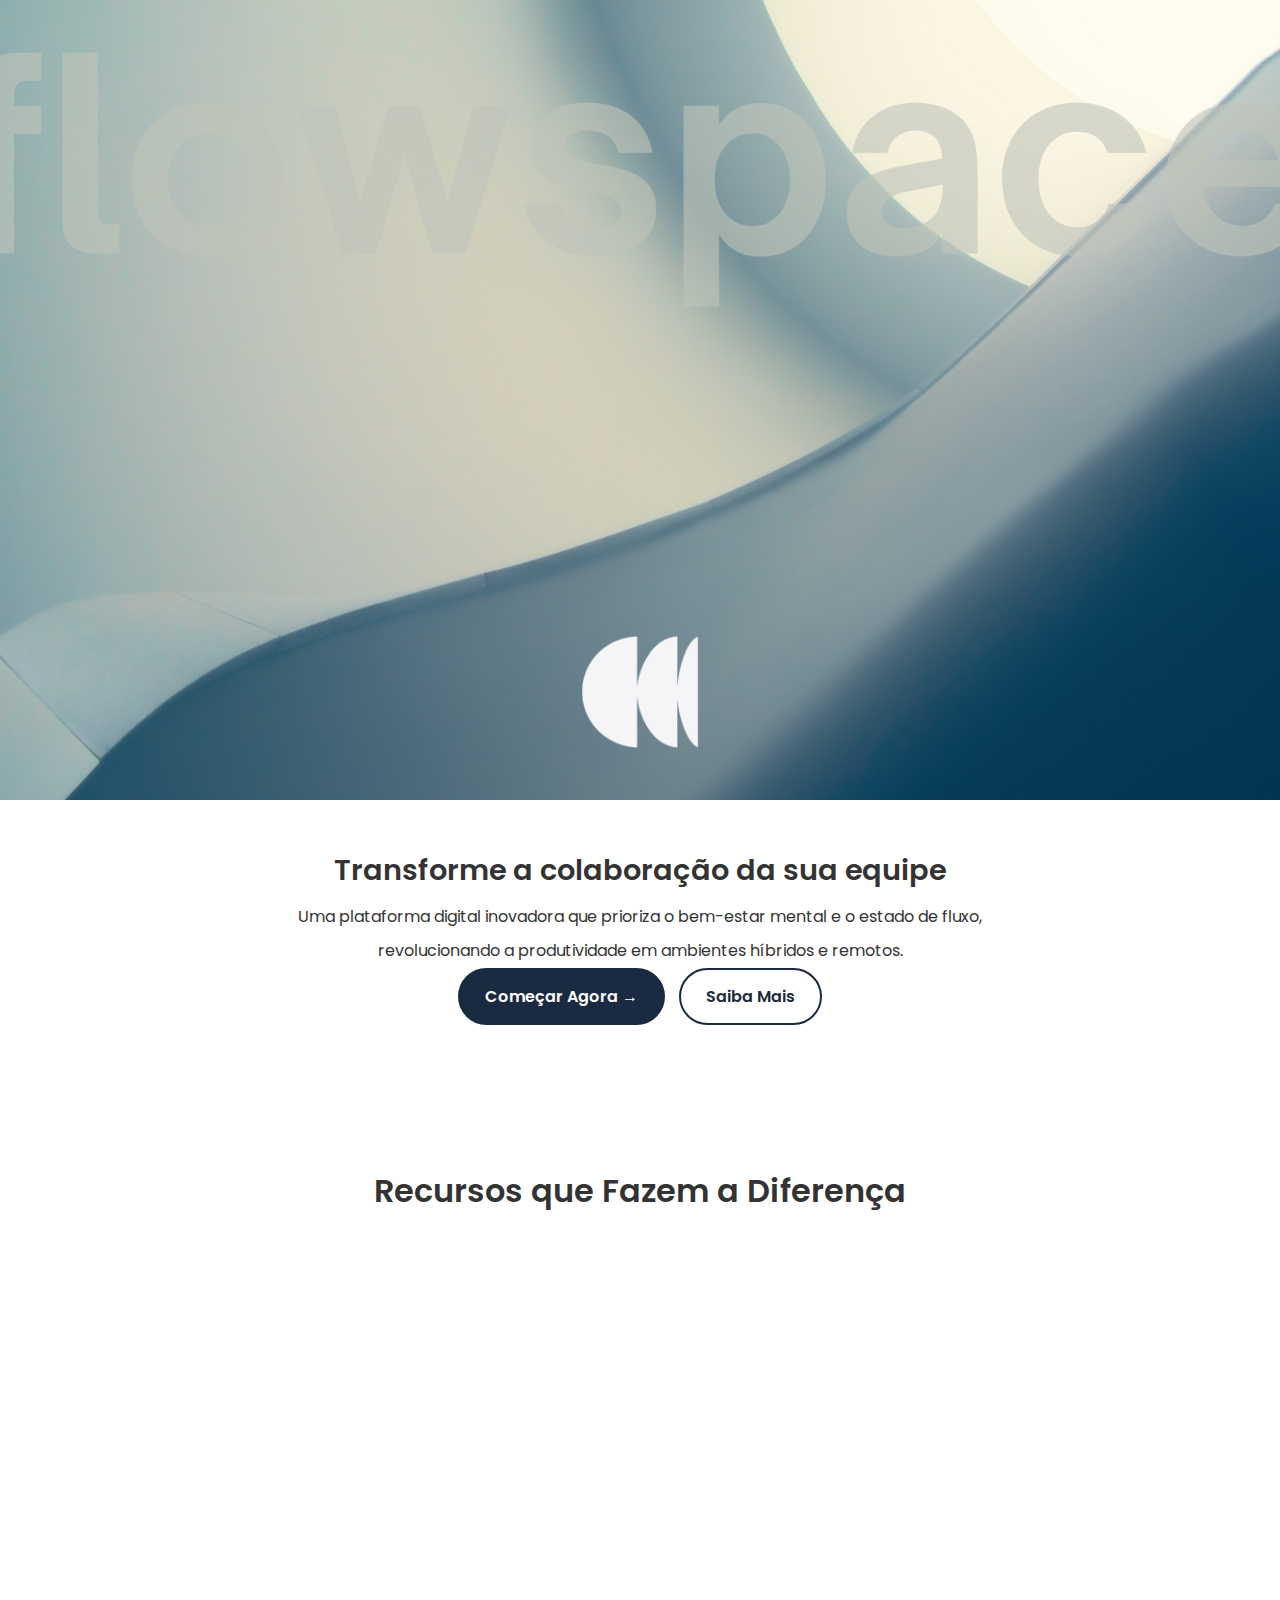
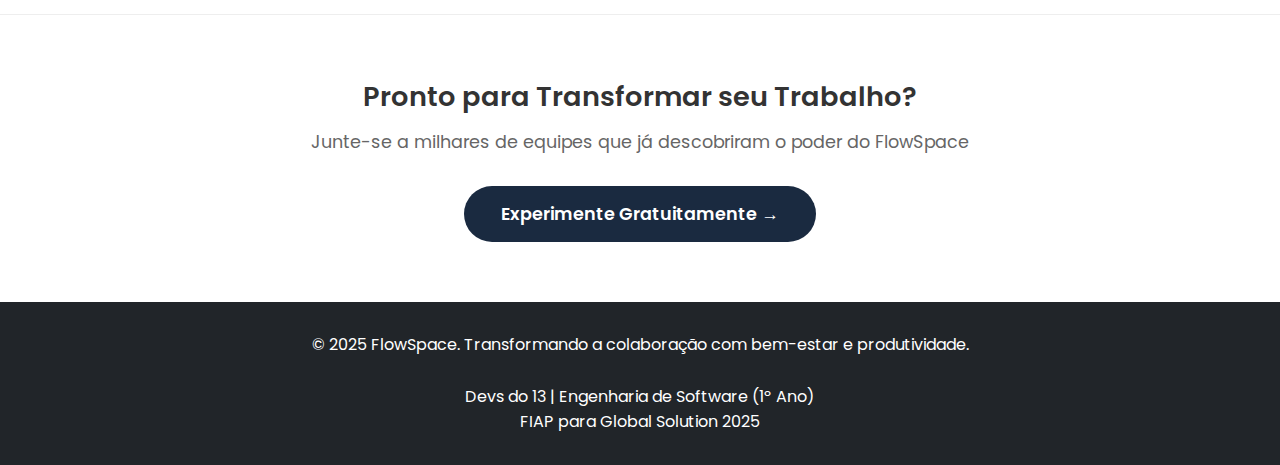
<file: index.html>
<!DOCTYPE html>
<html lang="pt-BR">
<head>
    <meta charset="UTF-8">
    <meta name="viewport" content="width=device-width, initial-scale=1.0">
    <title>FlowSpace - Transforme a Colaboração</title>
    <link rel="stylesheet" href="./main.css">
    <link href="https://fonts.googleapis.com/css2?family=Poppins:wght@400;600;700&display=swap" rel="stylesheet">
    <link rel="stylesheet" href="https://cdnjs.cloudflare.com/ajax/libs/font-awesome/6.5.1/css/all.min.css">
</head>
<body>

    <section class="hero-section">
        <div class="hero-header-content">
            <img src= "./img/logobranco.png" alt="Logo FlowSpace" class="logo">
        </div>
        </section>

    <section class="hero-content-below"> 
        <div class="container hero-content">
            <h2>Transforme a colaboração da sua equipe</h2>
            <p>
                Uma plataforma digital inovadora que prioriza o bem-estar mental e o estado de fluxo, 
                revolucionando a produtividade em ambientes híbridos e remotos.
            </p>
            <div class="hero-actions">
                <a href="./dashboard.html" class="btn btn-primary">Começar Agora →</a>
                <a href="#recursos" class="btn btn-secondary">Saiba Mais</a>
            </div>
        </div>
    </section>

    <section id="recursos" class="features-section">
        <div class="container">
            <h3>Recursos que Fazem a Diferença</h3>
            <div class="features-grid">
                
                <div class="feature-card js-reveal">
                <i class="fa-solid fa-clock feature-icon"></i>
                <h4>Foco Sustentável</h4>
                <p>Timer Pomodoro para ciclos de trabalho profundo, combatendo multitasking e burnout.</p>
            </div>

            <div class="feature-card js-reveal">
                <i class="fa-solid fa-heart feature-icon"></i>
                <h4>Bem-Estar Proativo</h4>
                <p>Registro de humor e canais de meditação para promover autocuidado.</p>
            </div>

            <div class="feature-card js-reveal">
                <i class="fa-solid fa-users-viewfinder feature-icon"></i>
                <h4>Colaboração Humanizada</h4>
                <p>Canais especializados para conexão social e pausas ativas em grupo.</p>
            </div>

            <div class="feature-card js-reveal">
                <i class="fa-solid fa-lightbulb feature-icon"></i>
                <h4>Estado de Fluxo</h4>
                <p>Ambiente otimizado para alcançar o máximo de produtividade e criatividade.</p>
            </div>

            </div>
        </div>
    </section>

    <section class="cta-section">
        <div class="container">
            <h3>Pronto para Transformar seu Trabalho?</h3>
            <p>Junte-se a milhares de equipes que já descobriram o poder do FlowSpace</p>
            <a href="./dashboard.html" class="btn btn-cta">Experimente Gratuitamente →</a>
        </div>
    </section>

    <footer>
    <div class="container">
        <p>© 2025 FlowSpace. Transformando a colaboração com bem-estar e produtividade.</p>

        <p class="project-info">
            <br>
            Devs do 13 | Engenharia de Software (1º Ano)
            <br>
            FIAP para Global Solution 2025
        </p>
    </div>
    </footer>

    <script src="./main.js"></script>
</body>
</html>
</file>
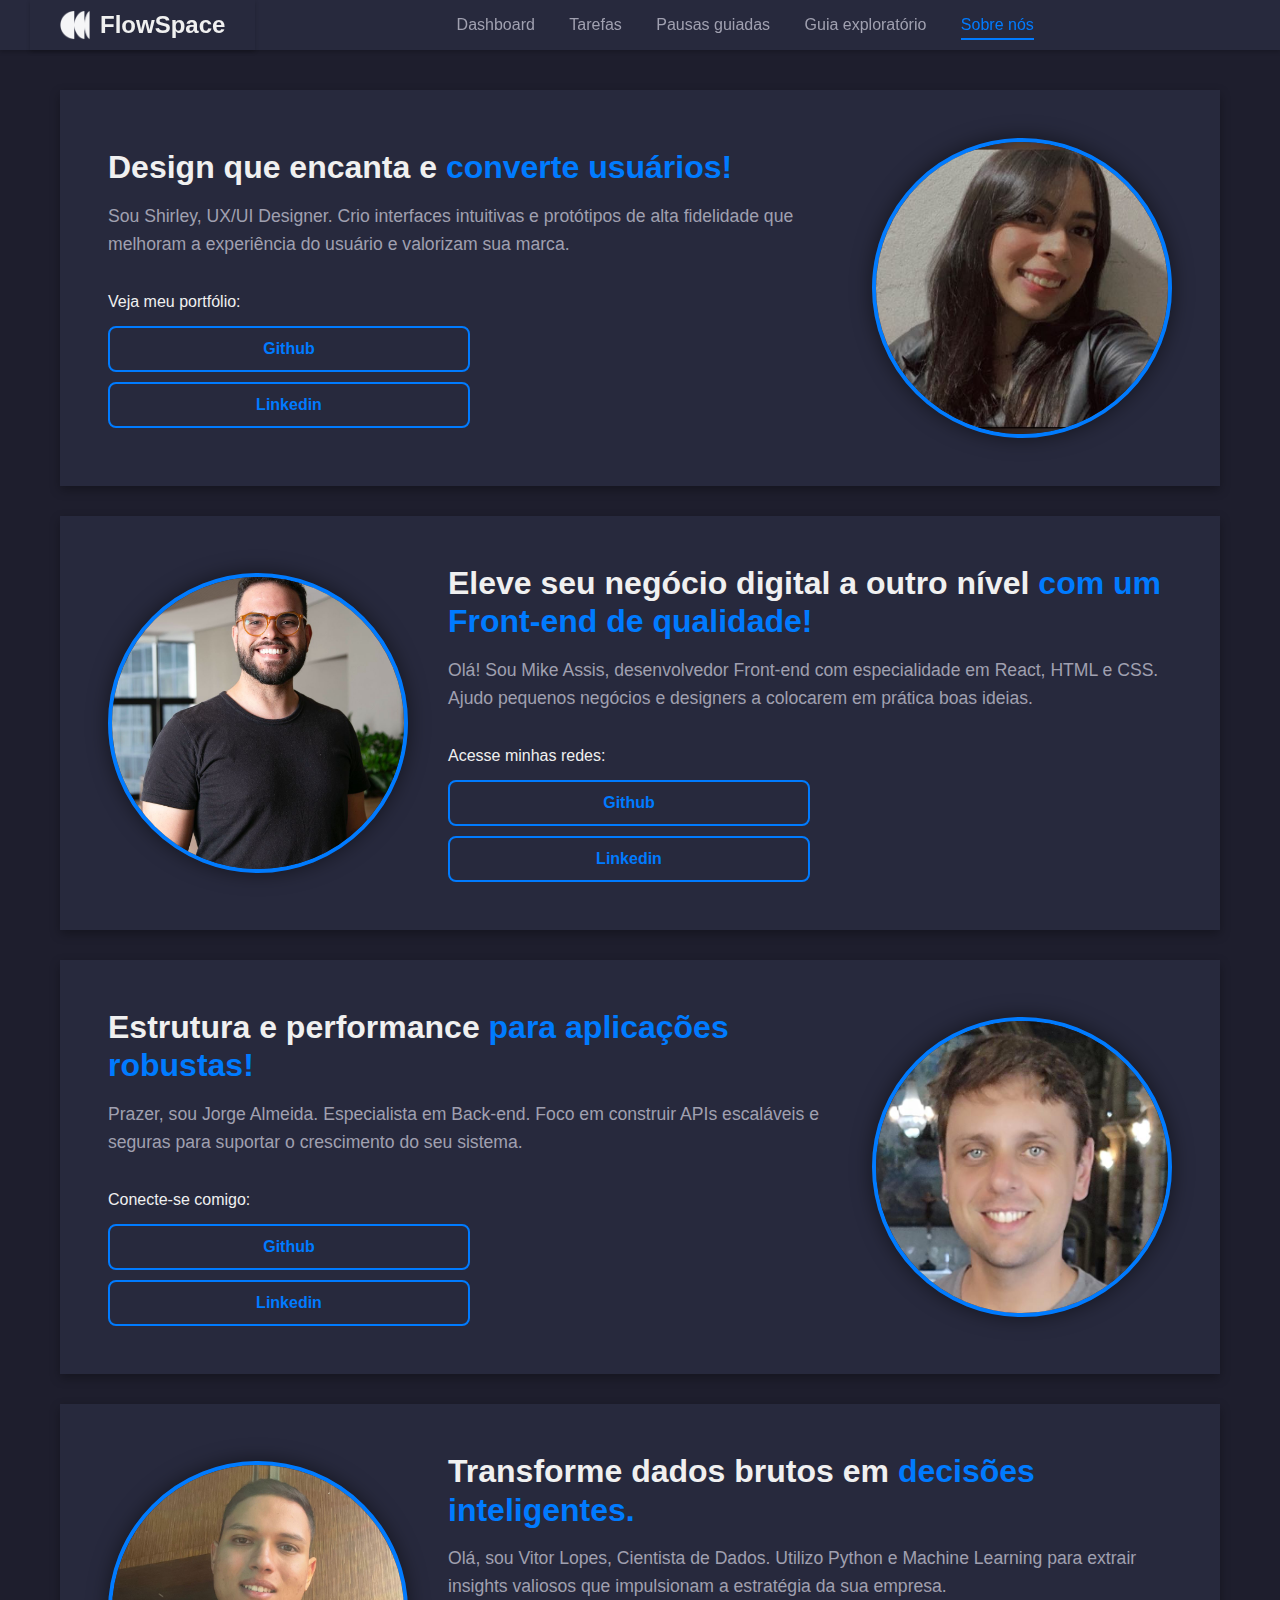
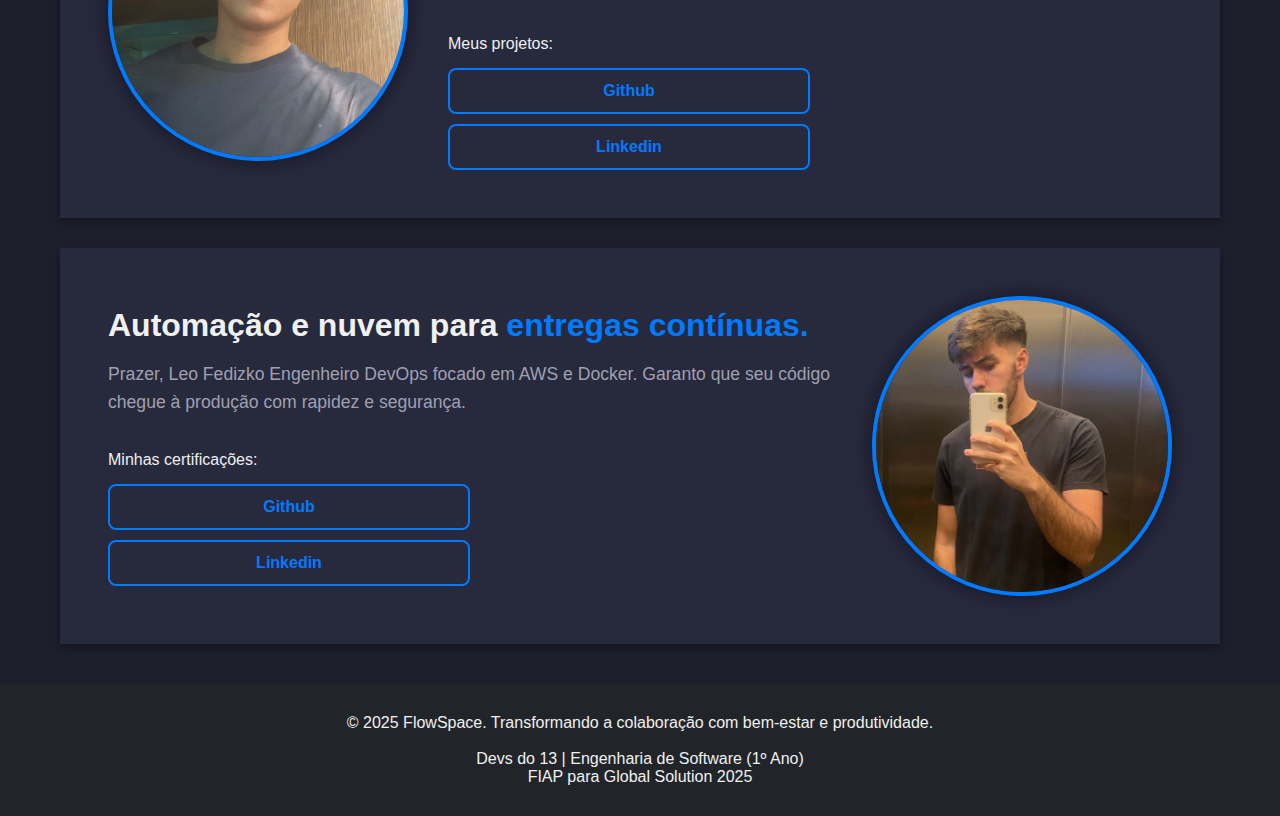
<file: aboutUs.html>
<!DOCTYPE html>
<html lang="pt-br">

<head>
    <meta charset="UTF-8">
    <meta name="viewport" content="width=device-width, initial-scale=1.0">
    <title>FlowSpace - Sobre nós</title>
    <link rel="stylesheet" href="./aboutUs.css">
</head>

<body>
    <header class="dashboard-header">
        <div class="dashboard-header">
            <a href="./main.html" class="header-logo">
                <i class="fa-solid fa-feather fallback-icon" style="display:none; margin-right: 10px; font-size: 1.5rem;"></i>
                <img src="./img/logobranco.png" alt="Logo FlowSpace" class="logo">
                <span class="app-name">FlowSpace</span>
            </a>
        </div>
        <nav class="header-nav">
            <a href="./dashboard.html">Dashboard</a>
            <a href="./tasks.html">Tarefas</a>
            <a href="./selfConnection.html">Pausas guiadas</a>
            <a href="./placesToGo.html">Guia exploratório</a>
            <a href="#" class="active">Sobre nós</a>
        </nav>
        <div class="user-profile">
            <i class="fas fa-user-circle fa-lg" style="margin-right: 15px;"></i>
            <i class="fas fa-ellipsis-v"></i>
        </div>
    </header>

    <main>
        <section class="apresentacao">
            <div class="apresentacao__conteudo">
                <h1 class="apresentacao__conteudo__titulo">Design que encanta e <strong class="titulo-destaque">converte
                        usuários!</strong></h1>
                <p class="apresentacao__conteudo__texto">Sou Shirley, UX/UI Designer. Crio interfaces intuitivas e
                    protótipos de alta fidelidade que melhoram a experiência do usuário e valorizam sua marca.</p>
                <div class="apresentacao__links">
                    <h2 class="apresentacao__links__subtitulo">Veja meu portfólio:</h2>
                    <a class="apresentacao__links__navegacao" href="#">Github</a>
                    <a class="apresentacao__links__navegacao" href="#">Linkedin</a>
                </div>
            </div>
            <img class="apresentacao__imagem" src="./img/sobre_shirley.jpg" alt="Foto da Shirley ">
        </section>

        <section class="apresentacao">
            <div class="apresentacao__conteudo">
                <h1 class="apresentacao__conteudo__titulo">Eleve seu negócio digital a outro nível <strong
                        class="titulo-destaque">com um Front-end de qualidade!</strong></h1>
                <p class="apresentacao__conteudo__texto">Olá! Sou Mike Assis, desenvolvedor Front-end com especialidade
                    em React, HTML e CSS. Ajudo pequenos negócios e designers a colocarem em prática boas ideias.</p>
                <div class="apresentacao__links">
                    <h2 class="apresentacao__links__subtitulo">Acesse minhas redes:</h2>
                    <a class="apresentacao__links__navegacao" href="#">Github</a>
                    <a class="apresentacao__links__navegacao" href="#">Linkedin</a>
                </div>
            </div>
            <img class="apresentacao__imagem" src="./img/sobre_mike.jpg" alt="Foto do Mike Assis">
        </section>

        <section class="apresentacao">
            <div class="apresentacao__conteudo">
                <h1 class="apresentacao__conteudo__titulo">Estrutura e performance <strong class="titulo-destaque">para
                        aplicações robustas!</strong></h1>
                <p class="apresentacao__conteudo__texto">Prazer, sou Jorge Almeida. Especialista em Back-end.
                    Foco em construir APIs escaláveis e seguras para suportar o crescimento do seu sistema.</p>
                <div class="apresentacao__links">
                    <h2 class="apresentacao__links__subtitulo">Conecte-se comigo:</h2>
                    <a class="apresentacao__links__navegacao" href="#">Github</a>
                    <a class="apresentacao__links__navegacao" href="#">Linkedin</a>
                </div>
            </div>
            <img class="apresentacao__imagem" src="./img/sobre_jorge.jpg" alt="Foto do Jorge Almeida">
        </section>

        <section class="apresentacao">
            <div class="apresentacao__conteudo">
                <h1 class="apresentacao__conteudo__titulo">Transforme dados brutos em <strong
                        class="titulo-destaque">decisões inteligentes.</strong></h1>
                <p class="apresentacao__conteudo__texto">Olá, sou Vitor Lopes, Cientista de Dados. Utilizo Python e
                    Machine Learning para extrair insights valiosos que impulsionam a estratégia da sua empresa.</p>
                <div class="apresentacao__links">
                    <h2 class="apresentacao__links__subtitulo">Meus projetos:</h2>
                    <a class="apresentacao__links__navegacao" href="#">Github</a>
                    <a class="apresentacao__links__navegacao" href="#">Linkedin</a>
                </div>
            </div>
            <img class="apresentacao__imagem" src="./img/sobre_vitor.jpg" alt="Foto do Vitor Lopes">
        </section>

        <section class="apresentacao">
            <div class="apresentacao__conteudo">
                <h1 class="apresentacao__conteudo__titulo">Automação e nuvem para <strong
                        class="titulo-destaque">entregas contínuas.</strong></h1>
                <p class="apresentacao__conteudo__texto">Prazer, Leo Fedizko Engenheiro DevOps focado em AWS e Docker.
                    Garanto que seu código chegue à produção com rapidez e segurança.</p>
                <div class="apresentacao__links">
                    <h2 class="apresentacao__links__subtitulo">Minhas certificações:</h2>
                    <a class="apresentacao__links__navegacao" href="#">Github</a>
                    <a class="apresentacao__links__navegacao" href="#">Linkedin</a>
                </div>
            </div>
            <img class="apresentacao__imagem" src="./img/sobre_leo.jpg" alt="Foto do Leo Fedizko">
        </section>
    </main>

    <footer>
    <div class="container">
        <p>© 2025 FlowSpace. Transformando a colaboração com bem-estar e produtividade.</p>

        <p class="project-info">
            <br>
            Devs do 13 | Engenharia de Software (1º Ano)
            <br>
            FIAP para Global Solution 2025
        </p>
    </div>
    </footer>
</body>

</html>
</file>
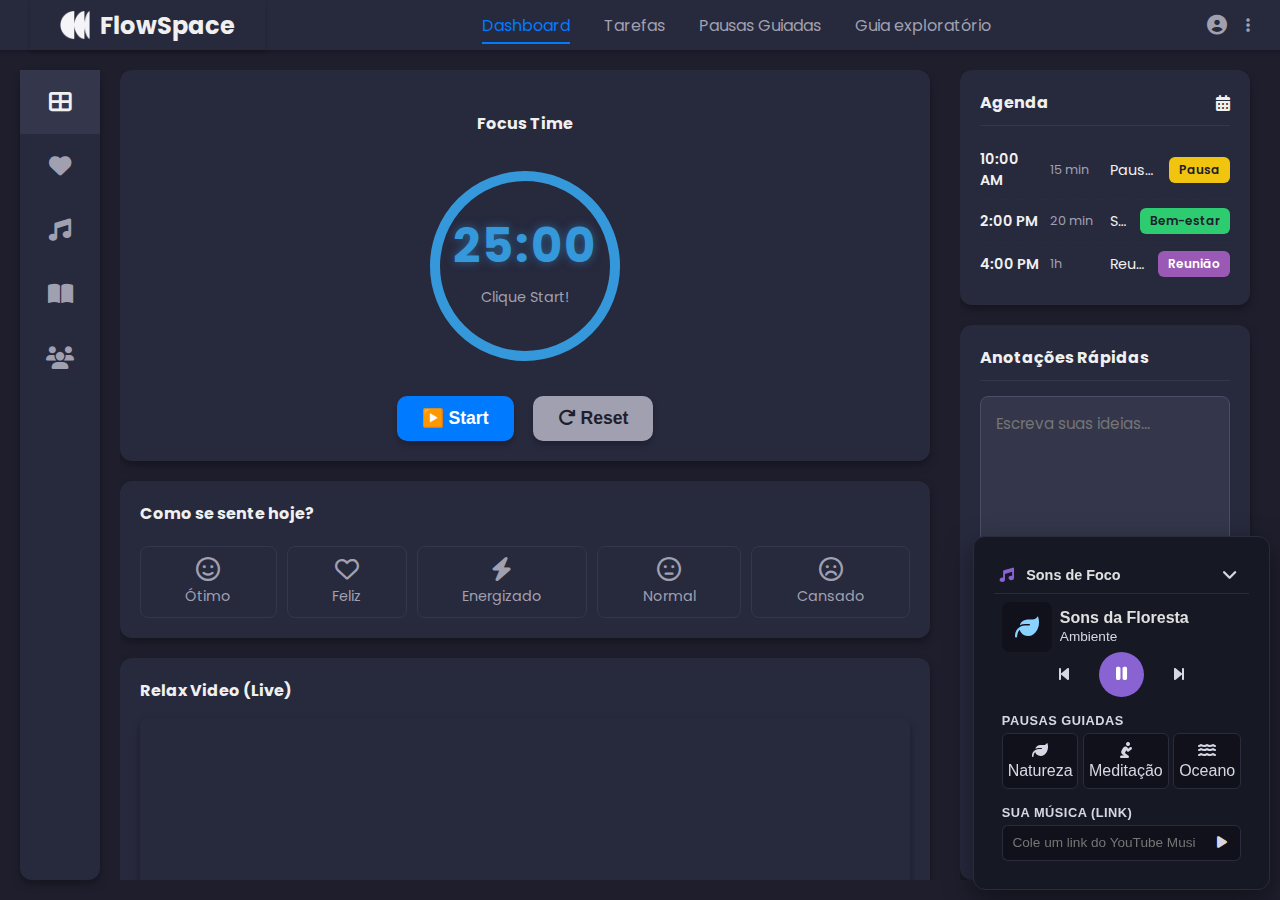
<file: dashboard.html>
<!DOCTYPE html>
<html lang="pt-BR">

<head>
    <meta charset="UTF-8">
    <meta name="viewport" content="width=device-width, initial-scale=1.0">
    <title>FlowSpace - Dashboard</title>

    <!-- Referência ao arquivo CSS externo -->
    <link rel="stylesheet" href="./dashboard.css">
    <link rel="stylesheet" href="./floatingPlayer.css">

    <!-- Fontes e Ícones -->
    <link href="https://fonts.googleapis.com/css2?family=Poppins:wght@400;600;700&display=swap" rel="stylesheet">
    <link rel="stylesheet" href="https://cdnjs.cloudflare.com/ajax/libs/font-awesome/6.5.1/css/all.min.css">

    <!-- Referencia ao arquivo JS externo-->
    <script type="module" src="./dashboard.js"></script>
    <script type="module" src="./floatingPlayer.js"></script>    
</head>

<body class="dark-mode">

    <header class="dashboard-header">
        <div class="dashboard-header">
            <a href="./main.html" class="header-logo">
                <img src="./img/logobranco.png" alt="Logo FlowSpace" class="logo">
                <span class="app-name">FlowSpace</span>
            </a>
        </div>
        <nav class="header-nav">
            <a href="#" class="active">Dashboard</a>
            <a href="./tasks.html">Tarefas</a>
            <a href="./selfConnection.html">Pausas Guiadas</a>
            <a href="./placesToGo.html">Guia exploratório</a>
        </nav>
        <div class="user-profile">
            <i class="fas fa-user-circle fa-lg" style="margin-right: 15px;"></i>
            <i class="fas fa-ellipsis-v"></i>
        </div>
    </header>

    <!-- O elemento principal que define as 3 colunas -->
    <main class="dashboard-layout">

        <!-- COLUNA 1: MENU LATERAL ESQUERDO -->
        <aside class="sidebar-left">
            <div class="sidebar-menu">
                <a href="#" class="active"><i class="fas fa-th-large"></i></a>
                <a href="#"><i class="fas fa-heart"></i></a>
                <a href="#"><i class="fas fa-music"></i></a>
                <a href="#"><i class="fas fa-book-open"></i></a>
                <a href="#"><i class="fas fa-users"></i></a>
            </div>
        </aside>

        <!-- COLUNA 2: CONTEÚDO PRINCIPAL (COM SCROLL VERTICAL) -->
        <section class="main-content">

            <!-- CARD 1: FOCUS TIMER (MODIFICADO COM SVG PARA PROGRESSO) -->
            <div class="focus-timer-card" data-mode="focus">
                <h4 id="timer-title">Focus Time</h4>
                <div class="timer-circle-container">
                    <!-- SVG para desenhar o círculo de progresso -->
                    <svg class="timer-progress-svg" width="200" height="200" viewBox="0 0 200 200">
                        <!-- Trilha do círculo (fundo) -->
                        <circle class="timer-track" cx="100" cy="100" r="90"></circle>
                        <!-- Progresso do círculo (preenchimento) -->
                        <circle class="timer-progress" cx="100" cy="100" r="90"></circle>
                    </svg>
                    <div class="timer-text-overlay">
                        <div class="timer-display" id="timer-display">25:00</div>
                        <p class="timer-message" id="timer-message">Clique Start!</p>
                    </div>
                </div>
                <div class="timer-controls">
                    <button class="btn-timer btn-start" id="btn-start"><i class="fas fa-play"></i> Start</button>
                    <button class="btn-timer btn-reset" id="btn-reset"><i class="fas fa-redo"></i> Reset</button>
                </div>
            </div>

            <!-- CARD 2: MOOD TRACKER (ADICIONADO ÁREA DE MENSAGEM) -->
            <div class="mood-tracker-card">
                <h4>Como se sente hoje?</h4>
                <div class="mood-options" id="mood-options">
                    <!-- Adicionado data-mood para o JS identificar -->

                    <span class="mood-option" data-mood="otimo"><i class="far fa-smile"></i> Ótimo</span>
                    <span class="mood-option" data-mood="feliz"><i class="far fa-heart"></i> Feliz</span>
                    <span class="mood-option" data-mood="energizado"><i class="fas fa-bolt"></i> Energizado</span>
                    <span class="mood-option" data-mood="normal"><i class="far fa-meh"></i> Normal</span>
                    <span class="mood-option" data-mood="cansado"><i class="far fa-frown"></i> Cansado</span>
                </div>
                <!-- Área de feedback de áudio/texto -->
                <audio id="tts-audio" style="display: none;"></audio>
            </div>

            <!-- CARD 3: SUA MÚSICA (MODIFICADO PARA YOUTUBE IFRAME) -->
            <div class="music-card">
                <h4>Relax Video (Live)</h4>
                <div class="youtube-player-container">
                    <iframe id="youtube-player" src="https://www.youtube.com/embed/skhroxL9ju8"
                        title="YouTube video player" frameborder="0"
                        allow="accelerometer; autoplay; clipboard-write; encrypted-media; gyroscope; picture-in-picture; web-share"
                        allowfullscreen>
                    </iframe>
                </div>
                <div class="music-info">
                    <p class="track-name">Lo-Fi Study Beats Playlist</p>
                    <p class="track-artist">Live Stream</p>
                </div>

        </section>

        <!-- COLUNA 3: SIDEBAR DIREITA -->
        <aside class="sidebar-right">
            <!-- CARD 1: AGENDA -->
            <div class="agenda-card">
                <h4>Agenda <i class="fas fa-calendar-alt"></i></h4>
                <div class="event-item">
                    <span class="time">10:00 AM</span>
                    <span class="duration">15 min</span>
                    <span class="title">Pausa Ativa em Grupo</span>
                    <span class="tag tag-pause">Pausa</span>
                </div>
                <div class="event-item">
                    <span class="time">2:00 PM</span>
                    <span class="duration">20 min</span>
                    <span class="title">Sessão de Meditação</span>
                    <span class="tag tag-wellness">Bem-estar</span>
                </div>
                <div class="event-item">
                    <span class="time">4:00 PM</span>
                    <span class="duration">1h</span>
                    <span class="title">Reunião de Planejamento</span>
                    <span class="tag tag-reuniao">Reunião</span>
                </div>
            </div>

            <!-- CARD 2: ANOTAÇÕES RÁPIDAS -->
            <div class="notes-card">
                <h4>Anotações Rápidas</h4>
                <textarea placeholder="Escreva suas ideias..."></textarea>
            </div>


            <!-- Bloco referente ao Floating Player-->
            <div id="music-widget">
                <header class="widget-header">
                    <h4><i class="fa-solid fa-music"></i> Sons de Foco</h4>
                    <button id="minimize-widget-btn" title="Minimizar">
                        <i class="fa-solid fa-angle-down"></i>
                    </button>
                </header>

                <!-- CORPO PRINCIPAL DO WIDGET -->
                <div class="widget-body">

                    <!-- Seção do Player Principal (O que está tocando) -->
                    <section class="current-track-display">
                        <div class="track-thumbnail">
                            <i class="fa-solid fa-leaf"></i>
                        </div>
                        <div class="track-info">
                            <p id="track-title">Sons da Floresta</p>
                            <span id="track-artist">Ambiente</span>
                        </div>
                    </section>

                    <!-- Controles de Mídia -->
                    <section class="media-controls">
                        <button title="Anterior"><i class="fa-solid fa-backward-step"></i></button>
                        <button id="play-pause-btn" title="Pausar" class="play-btn">
                            <i class="fa-solid fa-pause"></i>
                        </button>
                        <button title="Próximo"><i class="fa-solid fa-forward-step"></i></button>
                    </section>

                    <!-- Lista de Sons Padrão -->
                    <section class="preset-sounds">
                        <h5>Pausas Guiadas</h5>
                        <ul>
                            <!-- O JS vai "ouvir" cliques nestes botões -->
                            <li>
                                <button class="preset-btn" data-track-title="Sons da Floresta">
                                    <i class="fa-solid fa-leaf"></i> Natureza
                                </button>
                            </li>
                            <li>
                                <button class="preset-btn" data-track-title="Meditação Guiada">
                                    <i class="fa-solid fa-person-praying"></i> Meditação
                                </button>
                            </li>
                            <li>
                                <button class="preset-btn" data-track-title="Ondas do Oceano">
                                    <i class="fa-solid fa-water"></i> Oceano
                                </button>
                            </li>
                        </ul>
                    </section>

                    <!-- Adicionar Música Customizada -->
                    <section class="custom-music">
                        <h5>Sua Música (Link)</h5>
                        <form id="custom-music-form">
                            <input type="text" id="youtube-link-input" placeholder="Cole um link do YouTube Music...">
                            <button type="submit" title="Tocar link">
                                <i class="fa-solid fa-play"></i>
                            </button>
                        </form>
                    </section>

                </div> <!-- Fim do widget-body -->

            </div> <!-- Fim do #music-widget -->

        </aside>
    </main>

</body>

</html>
</file>
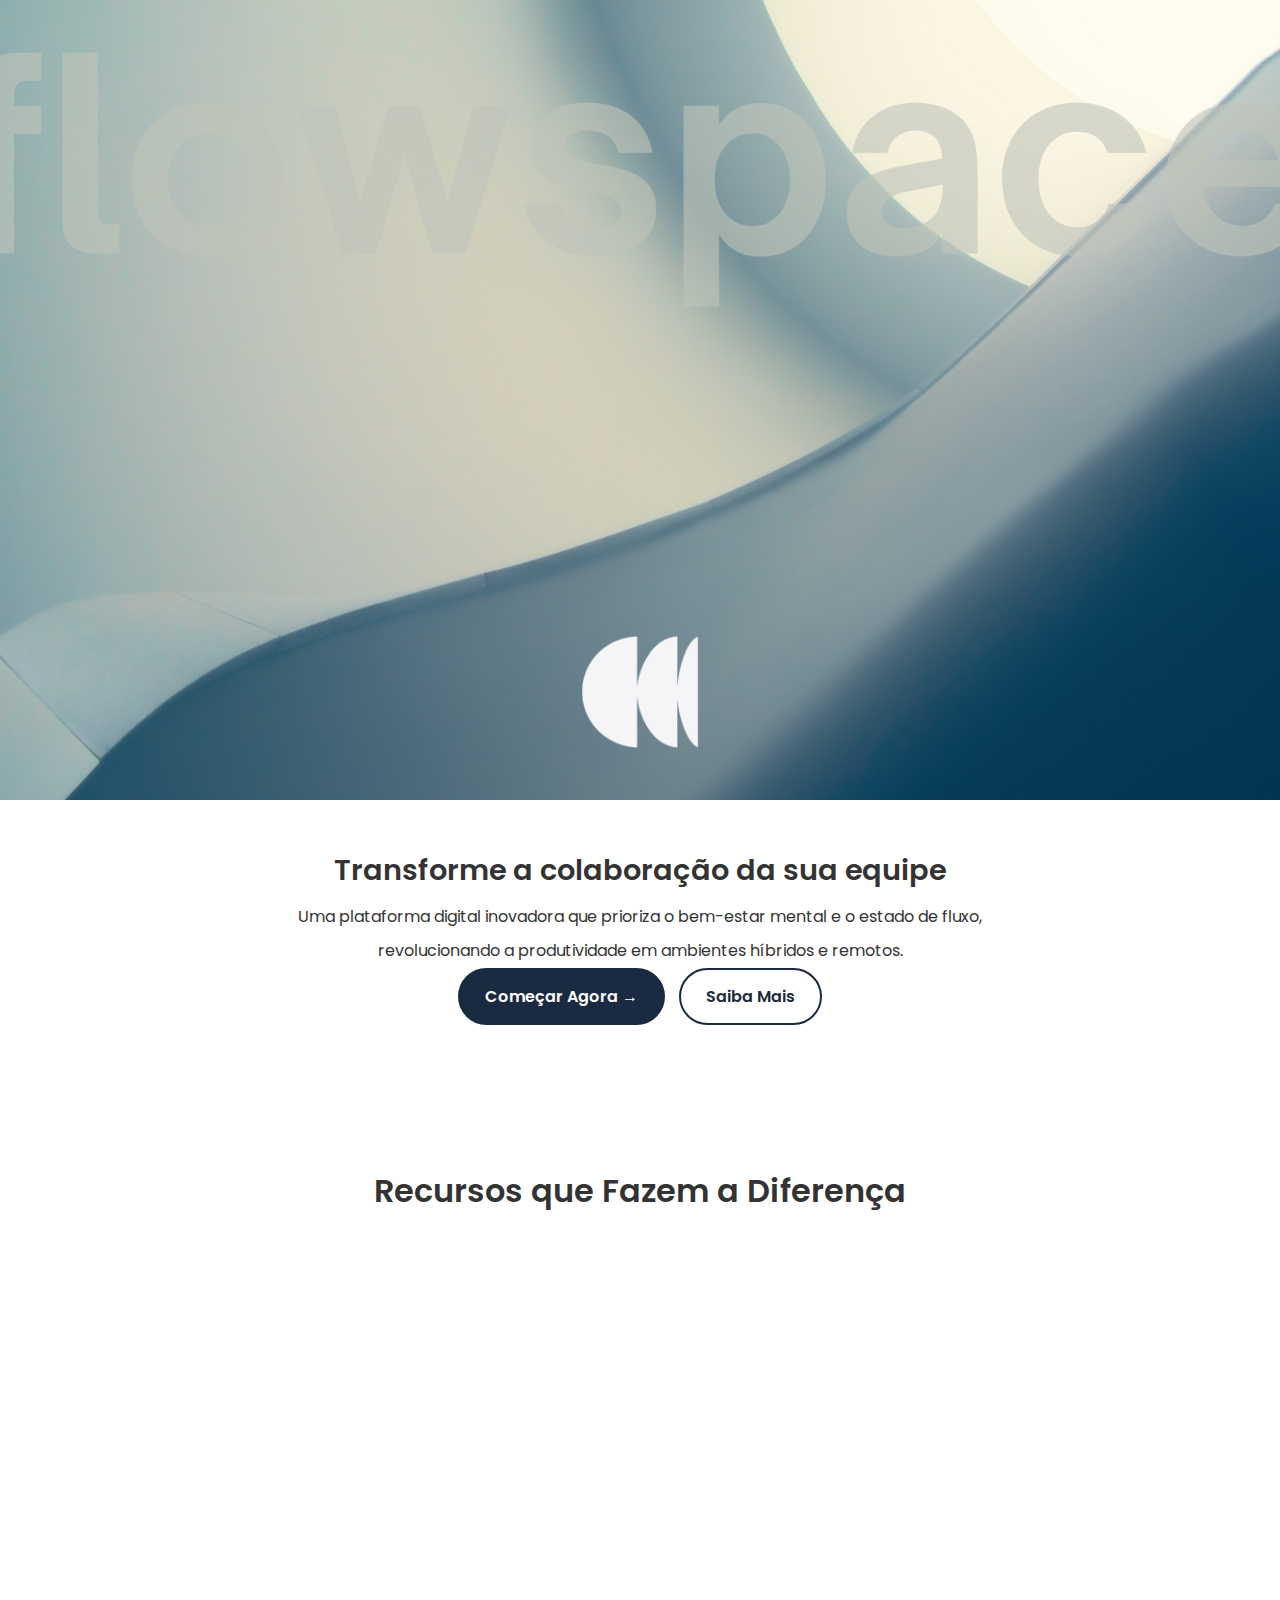
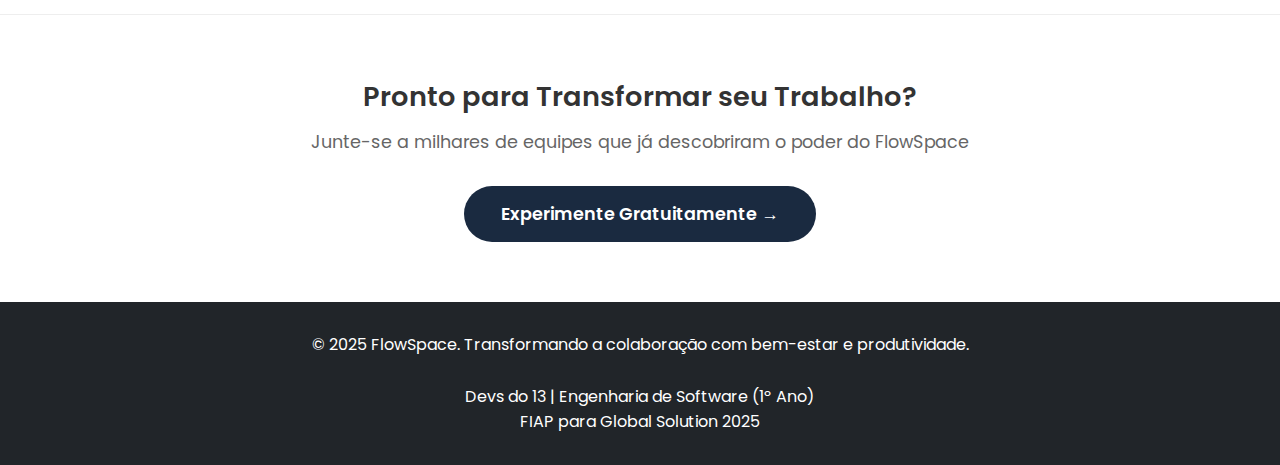
<file: main.html>
<!DOCTYPE html>
<html lang="pt-BR">

<head>
    <meta charset="UTF-8">
    <meta name="viewport" content="width=device-width, initial-scale=1.0">
    <title>FlowSpace - Transforme a Colaboração</title>
    <link rel="stylesheet" href="./main.css">
    <link href="https://fonts.googleapis.com/css2?family=Poppins:wght@400;600;700&display=swap" rel="stylesheet">
    <link rel="stylesheet" href="https://cdnjs.cloudflare.com/ajax/libs/font-awesome/6.5.1/css/all.min.css">
</head>

<body>

    <section class="hero-section">
        <div class="hero-header-content">
            <img src="./img/logobranco.png" alt="Logo FlowSpace" class="logo">
        </div>
    </section>

    <section class="hero-content-below">
        <div class="container hero-content">
            <h2>Transforme a colaboração da sua equipe</h2>
            <p>
                Uma plataforma digital inovadora que prioriza o bem-estar mental e o estado de fluxo,
                revolucionando a produtividade em ambientes híbridos e remotos.
            </p>
            <div class="hero-actions">
                <a href="./dashboard.html" class="btn btn-primary">Começar Agora →</a>
                <a href="#recursos" class="btn btn-secondary">Saiba Mais</a>
            </div>
        </div>
    </section>

    <section id="recursos" class="features-section">
        <div class="container">
            <h3>Recursos que Fazem a Diferença</h3>
            <div class="features-grid">

                <div class="feature-card js-reveal">
                    <i class="fa-solid fa-clock feature-icon"></i>
                    <h4>Foco Sustentável</h4>
                    <p>Timer Pomodoro para ciclos de trabalho profundo, combatendo multitasking e burnout.</p>
                </div>

                <div class="feature-card js-reveal">
                    <i class="fa-solid fa-heart feature-icon"></i>
                    <h4>Bem-Estar Proativo</h4>
                    <p>Registro de humor e canais de meditação para promover autocuidado.</p>
                </div>

                <div class="feature-card js-reveal">
                    <i class="fa-solid fa-users-viewfinder feature-icon"></i>
                    <h4>Colaboração Humanizada</h4>
                    <p>Canais especializados para conexão social e pausas ativas em grupo.</p>
                </div>

                <div class="feature-card js-reveal">
                    <i class="fa-solid fa-lightbulb feature-icon"></i>
                    <h4>Estado de Fluxo</h4>
                    <p>Ambiente otimizado para alcançar o máximo de produtividade e criatividade.</p>
                </div>

            </div>
        </div>
    </section>

    <section class="cta-section">
        <div class="container">
            <h3>Pronto para Transformar seu Trabalho?</h3>
            <p>Junte-se a milhares de equipes que já descobriram o poder do FlowSpace</p>
            <a href="./dashboard.html" class="btn btn-cta">Experimente Gratuitamente →</a>
        </div>
    </section>

    <footer>
        <div class="container">
            <p>© 2025 FlowSpace. Transformando a colaboração com bem-estar e produtividade.</p>

            <p class="project-info">
                <br>
                Devs do 13 | Engenharia de Software (1º Ano)
                <br>
                FIAP para Global Solution 2025
            </p>
        </div>
    </footer>

    <script src="./main.js"></script>
</body>

</html>
</file>
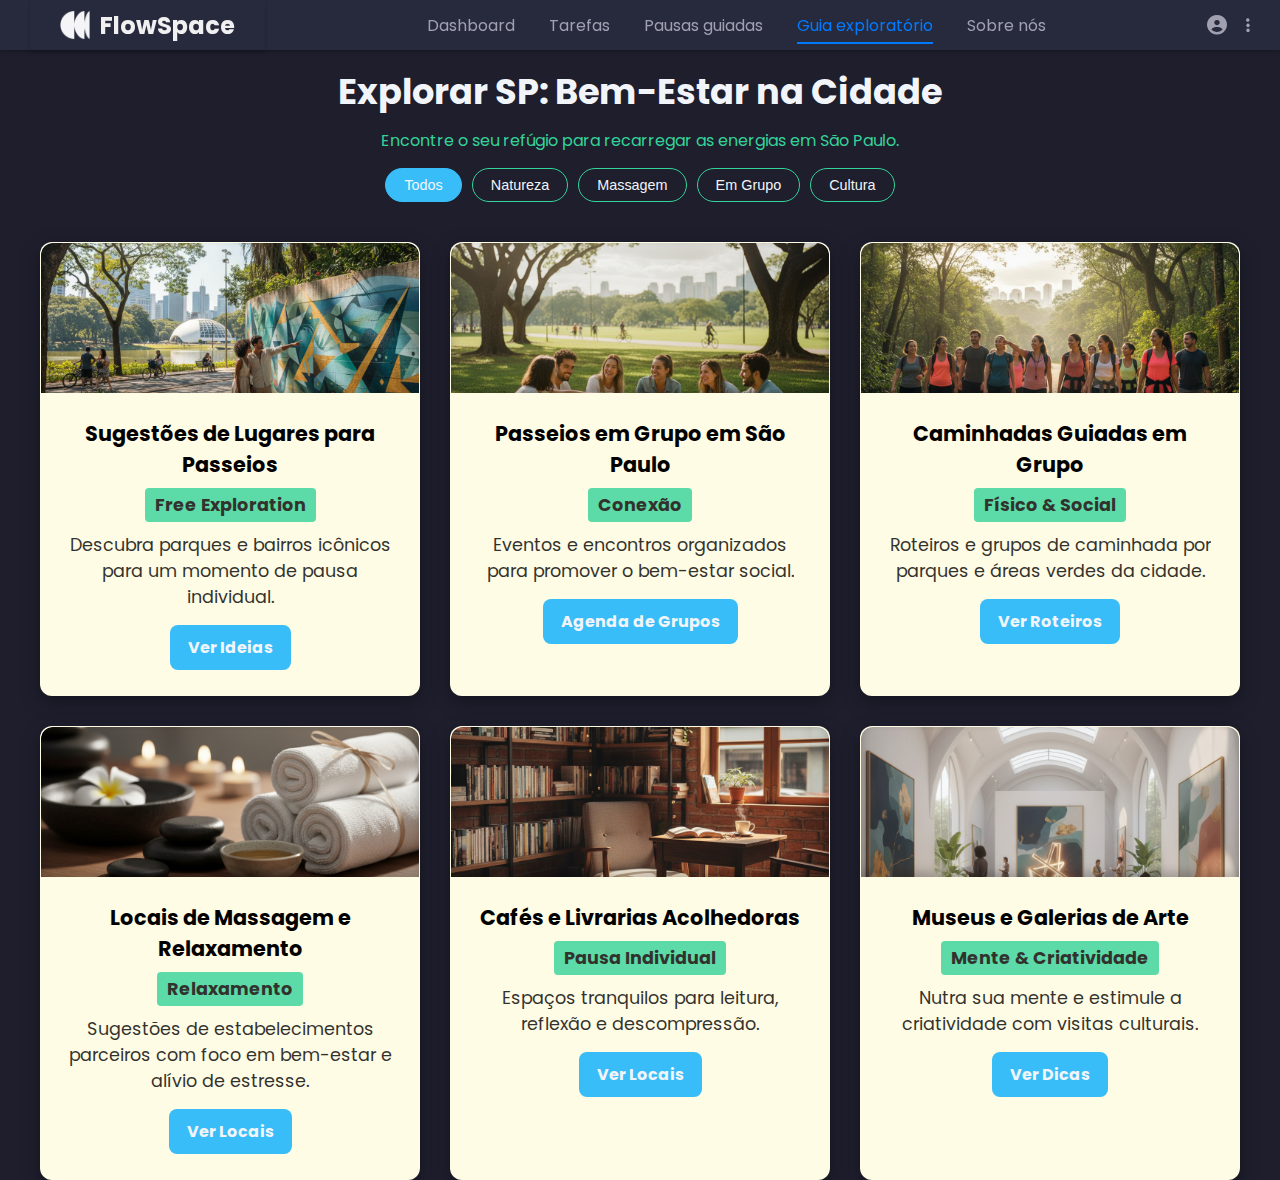
<file: placesToGo.html>
<!DOCTYPE html>
<html lang="pt-BR">

<head>
    <meta charset="UTF-8">
    <meta name="viewport" content="width=device-width, initial-scale=1.0">
    <title>FlowSpace - Guia exploratório</title>
    <!-- Fontes e Ícones -->
    <link href="https://fonts.googleapis.com/css2?family=Poppins:wght@400;600;700&display=swap" rel="stylesheet">
    <link rel="stylesheet" href="https://cdnjs.cloudflare.com/ajax/libs/font-awesome/6.5.1/css/all.min.css">

    <link rel="stylesheet" href="./placesToGo.css">
    <script src="./placesToGo.js"></script>
</head>

<body>

    <header class="dashboard-header">
        <div class="dashboard-header">
            <a href="./main.html" class="header-logo">
                <i class="fa-solid fa-feather fallback-icon" style="display:none; margin-right: 10px; font-size: 1.5rem;"></i>
                <img src="./img/logobranco.png" alt="Logo FlowSpace" class="logo">
                <span class="app-name">FlowSpace</span>
            </a>
        </div>
        <nav class="header-nav">
            <a href="./dashboard.html">Dashboard</a>
            <a href="./tasks.html">Tarefas</a>
            <a href="./selfConnection.html">Pausas guiadas</a>
            <a href="#" class="active">Guia exploratório</a>
            <a href="./aboutUs.html">Sobre nós</a>
        </nav>
        <div class="user-profile">
            <i class="fas fa-user-circle fa-lg" style="margin-right: 15px;"></i>
            <i class="fas fa-ellipsis-v"></i>
        </div>
    </header>

    <div class="main-text">
        <h2>Explorar SP: Bem-Estar na Cidade</h2>
        <p>Encontre o seu refúgio para recarregar as energias em São Paulo.</p>
    </div>

    <div class="filter-bar">
        <button class="filter-btn active" data-filter="all">Todos</button>
        <button class="filter-btn" data-filter="natureza">Natureza</button>
        <button class="filter-btn" data-filter="massagem">Massagem</button>
        <button class="filter-btn" data-filter="grupo">Em Grupo</button>
        <button class="filter-btn" data-filter="cultura">Cultura</button>
    </div>

    <main class="resource-grid">

        <div class="card" data-tags="natureza cultura" data-target="details-passeios">
            <div class="card-image-placeholder img-passeio"></div>
            <div class="card-body">
                <h3>Sugestões de Lugares para Passeios</h3>
                <p class="tag-label">Free Exploration</p>
                <p>Descubra parques e bairros icônicos para um momento de pausa individual.</p>
                <a href="#" class="btn-access">Ver Ideias</a>
            </div>
        </div>

        <div class="card" data-tags="grupo social" data-target="details-grupos">
            <div class="card-image-placeholder img-grupo"></div>
            <div class="card-body">
                <h3>Passeios em Grupo em São Paulo</h3>
                <p class="tag-label">Conexão</p>
                <p>Eventos e encontros organizados para promover o bem-estar social.</p>
                <a href="#" class="btn-access">Agenda de Grupos</a>
            </div>
        </div>

        <div class="card" data-tags="grupo natureza fisico" data-target="details-caminhadas">
            <div class="card-image-placeholder img-caminhada"></div>
            <div class="card-body">
                <h3>Caminhadas Guiadas em Grupo</h3>
                <p class="tag-label">Físico & Social</p>
                <p>Roteiros e grupos de caminhada por parques e áreas verdes da cidade.</p>
                <a href="#" class="btn-access">Ver Roteiros</a>
            </div>
        </div>

        <div class="card" data-tags="massagem fisico" data-target="details-massagem">
            <div class="card-image-placeholder img-massagem"></div>
            <div class="card-body">
                <h3>Locais de Massagem e Relaxamento</h3>
                <p class="tag-label">Relaxamento</p>
                <p>Sugestões de estabelecimentos parceiros com foco em bem-estar e alívio de estresse.</p>
                <a href="#" class="btn-access">Ver Locais</a>
            </div>
        </div>

        <div class="card" data-tags="cultura individual" data-target="details-livrarias">
            <div class="card-image-placeholder img-livraria"></div>
            <div class="card-body">
                <h3>Cafés e Livrarias Acolhedoras</h3>
                <p class="tag-label">Pausa Individual</p>
                <p>Espaços tranquilos para leitura, reflexão e descompressão.</p>
                <a href="#" class="btn-access">Ver Locais</a>
            </div>
        </div>

        <div class="card" data-tags="cultura individual" data-target="details-museus">
            <div class="card-image-placeholder img-museu"></div>
            <div class="card-body">
                <h3>Museus e Galerias de Arte</h3>
                <p class="tag-label">Mente & Criatividade</p>
                <p>Nutra sua mente e estimule a criatividade com visitas culturais.</p>
                <a href="#" class="btn-access">Ver Dicas</a>
            </div>
        </div>

    </main>

    <section id="detail-view" class="hidden content-details">
        <a href="#" id="back-to-grid" class="back-link"><i class="fas fa-arrow-left"></i> Voltar ao Hub</a>

        <div id="detail-content" class="resource-list">
        </div>
    </section>

    <div id="hidden-content" style="display: none;">

        <div id="details-passeios">
            <div class="carousel-wrapper">

                <div class="carousel-page">
                    <header class="detail-header">
                        <h3>1/2 | Roteiros de Passeios em SP</h3>
                        <p>Deslize para ver as opções! Encontre o seu refúgio para uma pausa individual.</p>
                    </header>
                    <hr>
                    <div class="detail-item">
                        <h3>Como funciona?</h3>
                        <p>Nossas sugestões visam nutrir sua mente. Escolha um lugar, planeje sua visita e aproveite o
                            tempo a sós.</p>
                        <p class="details-tags">Foco: Introspecção e Descanso</p>
                    </div>
                </div>

                <div class="carousel-page">
                    <header class="detail-header">
                        <h3>2/2 | Opções de Roteiro</h3>
                        <p>Escolha o destino que melhor se adapta à sua energia atual.</p>
                    </header>
                    <hr>
                    <div class="detail-item">
                        <h3>Parque Ibirapuera: Trilha de Meditação</h3>
                        <p>O Parque oferece diversas trilhas e áreas verdes ideais para uma caminhada consciente ou
                            meditação ao ar livre.</p>
                        <p class="details-tags">Região Sul |</p>
                        <a href="#" class="btn-detail">Ver Detalhes</a>
                    </div>
                    <hr>
                    <div class="detail-item">
                        <h3>Avenida Paulista: Pausa Cultural</h3>
                        <p>Visite a área do MASP e exercite o mindfulness urbano.</p>
                        <p class="details-tags">Região Central |</p>
                        <a href="#" class="btn-detail">Ver Locais</a>
                    </div>
                </div>

            </div>
        </div>

        <div id="details-grupos">
            <div class="carousel-wrapper">
                <div class="carousel-page">
                    <header class="detail-header">
                        <h3>1/1 | Encontros de Conexão</h3>
                        <p>Eventos sociais e atividades em grupo para fortalecer a conexão.</p>
                    </header>
                    <hr>
                    <div class="detail-item">
                        <h3>Encontro no Mirante 9 de Julho</h3>
                        <p>Café e bate-papo informal sobre gestão de estresse no trabalho.</p>
                        <p class="details-tags">Bela Vista | Próximo: 05/Dez</p>
                        <a href="#" class="btn-detail">Agenda</a>
                    </div>
                    <hr>
                    <div class="detail-item">
                        <h3>Rodada de Leitura no Parque Villa-Lobos</h3>
                        <p>Traga seu livro e participe de uma breve discussão sobre bem-estar.</p>
                        <p class="details-tags">Região Oeste | Próximo: 15/Dez</p>
                        <a href="#" class="btn-detail">Detalhes do Evento</a>
                    </div>
                </div>
            </div>
        </div>

        <div id="details-caminhadas">
            <div class="carousel-wrapper">
                <div class="carousel-page">
                    <header class="detail-header">
                        <h3>1/1 | Roteiros de Caminhada</h3>
                        <p>Percursos em parques com foco em atividade física e natureza.</p>
                    </header>
                    <hr>
                    <div class="detail-item">
                        <h3>Circuito da Água (Caminhada Leve)</h3>
                        <p>Caminhada de baixo impacto em torno de lagos, ideal para iniciantes no Parque Ecológico do
                            Tietê.</p>
                        <p class="details-tags">Parque Ecológico do Tietê | 45 min</p>
                        <a href="#" class="btn-detail">Inscrição</a>
                    </div>
                </div>
            </div>
        </div>

        <div id="details-massagem">
            <div class="carousel-wrapper">
                <div class="carousel-page">
                    <header class="detail-header">
                        <h3>1/1 | Spas e Clínicas Parceiras</h3>
                        <p>Locais de alta qualidade com descontos exclusivos FlowSpace.</p>
                    </header>
                    <hr>
                    <div class="detail-item">
                        <h3>Kyoto Spa e Massoterapia</h3>
                        <p>Especializada em Shiatsu e massagem relaxante na região de Pinheiros.</p>
                        <p class="details-tags">Pinheiros | Código: FLOW20</p>
                        <a href="#" class="btn-detail">Ver Locais</a>
                    </div>
                    <hr>
                    <div class="detail-item">
                        <h3>Lótus Terapias Integrativas</h3>
                        <p>Atendimento focado em liberação miofascial e terapias para postura em Vila Olímpia.</p>
                        <p class="details-tags">Vila Olímpia | Código: FLOW20</p>
                        <a href="#" class="btn-detail">Ver Locais</a>
                    </div>
                </div>
            </div>
        </div>

        <div id="details-livrarias">
            <div class="carousel-wrapper">
                <div class="carousel-page">
                    <header class="detail-header">
                        <h3>1/1 | Refúgios Acolhedores</h3>
                        <p>Espaços tranquilos para momentos de introspecção.</p>
                    </header>
                    <hr>
                    <div class="detail-item">
                        <h3>Livraria da Vila - Jardins</h3>
                        <p>Sugestão para café, leitura e tempo de qualidade sozinho.</p>
                        <p class="details-tags">Jardins | Tempo livre</p>
                        <a href="#" class="btn-detail">Ver Locais</a>
                    </div>
                    <hr>
                    <div class="detail-item">
                        <h3>King's Cross Rock Bar & Coffee</h3>
                        <p>Ambiente temático para descompressão com boa música e café.</p>
                        <p class="details-tags">Vila Mariana | Tempo livre</p>
                        <a href="#" class="btn-detail">Ver Locais</a>
                    </div>
                </div>
            </div>
        </div>

        <div id="details-museus">
            <div class="carousel-wrapper">
                <div class="carousel-page">
                    <header class="detail-header">
                        <h3>1/1 | Museus em Destaque</h3>
                        <p>Nutra sua mente e estimule a criatividade.</p>
                    </header>
                    <hr>
                    <div class="detail-item">
                        <h3>MASP (Museu de Arte de SP)</h3>
                        <p>Visita autoguiada para praticar o foco e a observação detalhada.</p>
                        <p class="details-tags">Av. Paulista | Entrada: Consultar</p>
                        <a href="#" class="btn-detail">Planejar Visita</a>
                    </div>
                    <hr>
                    <div class="detail-item">
                        <h3>Pinacoteca de São Paulo</h3>
                        <p>Coleção fantástica para estimular a reflexão e o senso estético.</p>
                        <p class="details-tags">Luz | Entrada: Consultar</p>
                        <a href="#" class="btn-detail">Planejar Visita</a>
                    </div>
                </div>
            </div>
        </div>

    </div>
</body>

</html>
</file>
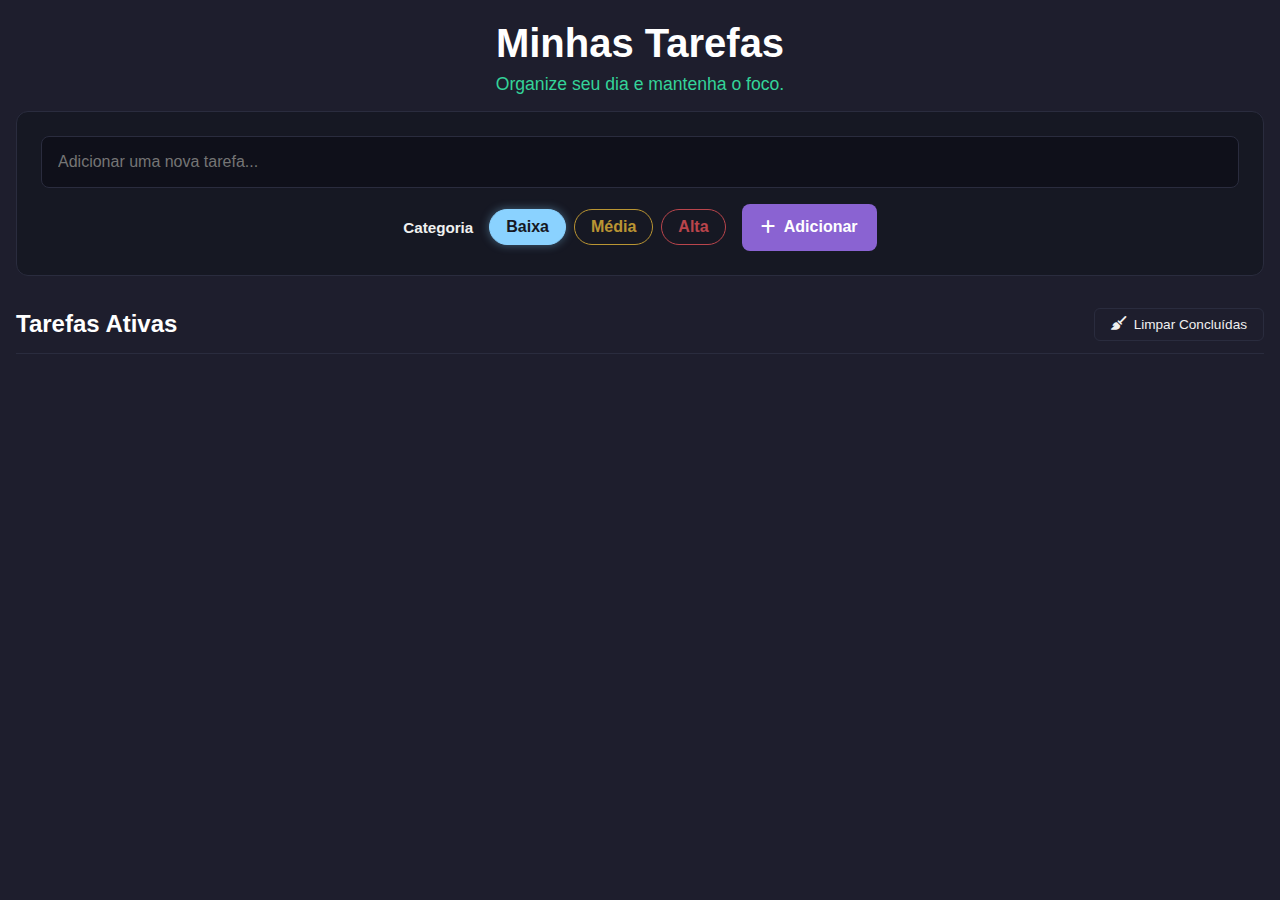
<file: tasks.html>
<!DOCTYPE html>
<html lang="pt-br">

<head>
    <meta charset="UTF-8">
    <meta name="viewport" content="width=device-width, initial-scale=1.0">
    <title>FlowSpace - Tasks</title>
    <link rel="stylesheet" href="./tasks.css">
    <link rel="stylesheet" href="https://cdnjs.cloudflare.com/ajax/libs/font-awesome/6.5.0/css/all.min.css">
    <script type="text/javascript" src="./tasks.js" defer></script>
</head>

<body>

    <main class="tasks-container">

        <header class="tasks-header">
            <h1>Minhas Tarefas</h1>
            <p>Organize seu dia e mantenha o foco.</p>
        </header>

        <form class="new-task-form">
            
            <div class="form-row-top">
                <input type="text" id="new-task-input" placeholder="Adicionar uma nova tarefa..." required>
            </div>

            <div class="form-row-bottom">
                
                <div class="priority-group">
                    <span class="category-label">Categoria</span>
                    
                    <div class="priority-buttons">
                        <button type="button" class="p-btn p-baixa selected" data-value="Baixa">Baixa</button>
                        <button type="button" class="p-btn p-media" data-value="Média">Média</button>
                        <button type="button" class="p-btn p-alta" data-value="Alta">Alta</button>
                    </div>
                </div>

                <input type="hidden" id="selected-priority" value="Baixa">

                <button type="submit" class="add-btn" title="Adicionar tarefa">
                    <i class="fa-solid fa-plus"></i> Adicionar
                </button>
            </div>

        </form>

        <section class="task-list-section">
            
            <div class="list-header">
                <h2>Tarefas Ativas</h2>
                <button id="delete-completed-btn" class="btn-limpar">
                    <i class="fa-solid fa-broom"></i> Limpar Concluídas
                </button>
            </div>

            <ul class="task-list">
                <!-- As tarefas serão adicionadas aqui via JavaScript -->
            </ul>
        </section>

    </main>

</body>

</html>
</file>
<file: main.css>
@import url('https://fonts.googleapis.com/css2?family=Poppins:wght@400;600;700&display=swap');

:root {
    --color-primary: #007bff;
    --color-secondary: #004d99;
    --color-text-dark: #333333;
    --color-text-light: #ffffff;
    --color-background-white: #ffffff;
    --color-background-blue: #1a2a40;
    --color-card-background: #f4f4f9;
}

/* Reset básico e tipografia */
* {
    margin: 0;
    padding: 0;
    box-sizing: border-box;
}

body, html {
    margin: 0;
    padding: 0;
}

body {
    font-family: 'Poppins', sans-serif;
    color: var(--color-text-dark);
    background-color: var(--color-background-white);
    line-height: 1.6;
}

.container {
    max-width: 1200px;
    margin: 0 auto;
    padding: 0 20px;
}

h1 { font-size: 3rem; font-weight: 700; }
h2 { font-size: 1.8rem; font-weight: 600; }
h3 { font-size: 2rem; font-weight: 600; text-align: center; margin-bottom: 40px;}
h4 { font-size: 1.2rem; font-weight: 600; margin-top: 15px; }
p { font-size: 1rem; }

/* Botões */
.btn {
    padding: 10px 25px;
    border-radius: 50px;
    text-decoration: none;
    font-weight: 600;
    transition: background-color 0.3s, color 0.3s, transform 0.2s;
    display: inline-block;
    border: 2px solid transparent;
}

.btn-primary {
    background-color: var(--color-background-blue);
    color: var(--color-text-light);
    border-color: var(--color-background-blue);
}

.btn-primary:hover {
    background-color: var(--color-secondary);
    border-color: var(--color-secondary);
    transform: translateY(-2px);
}

.btn-secondary {
    background-color: transparent;
    color: var(--color-text-light);
    border-color: var(--color-text-light);
    margin-left: 10px;
}

.btn-secondary:hover {
    background-color: rgba(255, 255, 255, 0.1);
    transform: translateY(-2px);
}

/* =======================================
   1. Seção Principal (Hero Section) - TELA CHEIA
   ======================================= */

.hero-section {
    position: relative;
    background-image: url("./img/heronfs.png"); 
      
    background-size: cover; 
    
    background-position: center; 
    background-repeat: no-repeat;
    color: var(--color-text-light);   
    padding: 0; 
       
    display: flex; 
    flex-direction: column; 
    justify-content: flex-end; 
    align-items: center; 
    
    height: 800px; 
    
    text-align: center;
    overflow: hidden; 
    background-color: rgba(0, 0, 0, 0.0); 
    background-blend-mode: multiply;
}


.hero-header-content {
    margin-bottom: 30px; 
    z-index: 2; 
}

.hero-header-content .logo {
    width: 120px; 
    height: 120px;
    margin-bottom: 10px;
}


.hero-content {
    position: relative;
    z-index: 2; 
    max-width: 800px;
    margin: 0 auto; 
    padding: 0; 
}


.hero-content-below {
    background-color: var(--color-background-white);
    padding: 40px 0 60px 0; 
    text-align: center;
    margin-top: 0;
    line-height: 2.1;
}

.hero-content-below h2,
.hero-content-below p {
    color: var(--color-text-dark);
}

.hero-content-below .btn-secondary {
    background-color: transparent;
    color: var(--color-background-blue); 
    border-color: var(--color-background-blue); 
}

.hero-content-below .btn-secondary:hover {
    background-color: var(--color-background-blue);
    color: var(--color-text-light); 
}


/* =======================================
   2. Seção de Recursos (Sem Alterações)
   ======================================= */
.features-section {
    background-color: var(--color-background-white);
    padding: 80px 0;
    margin-top: 0; 
    position: relative;
    z-index: 3;
}

/* =======================================
   2. Seção de Recursos - BRANCO
   ======================================= */
.features-section {
    background-color: var(--color-background-white);
    padding: 80px 0;
    margin-top: 0; 
    position: relative;
    z-index: 3; 
}

.features-grid {
    display: grid;
    grid-template-columns: repeat(4, 1fr);
    gap: 25px;
}

.feature-card {
    background-color: var(--color-card-background);
    padding: 30px;
    border-radius: 12px;
    text-align: left;
    min-height: 220px;
    transition: box-shadow 0.3s;
}

.feature-card:hover {
    box-shadow: 0 10px 20px rgba(0, 0, 0, 0.1);
}

.feature-icon {
    width: 40px;
    height: 40px;
    margin-bottom: 10px;
}

.feature-card h4 {
    margin-bottom: 10px;
}

/* =======================================
   3. Chamada para Ação (CTA) Final - BRANCO
   ======================================= */
.cta-section {
    background-color: var(--color-background-white);
    padding: 60px 0;
    text-align: center;
    border-top: 1px solid #eeeeee;
}

.cta-section h3 {
    margin-bottom: 10px;
    font-size: 1.7rem;
    color: var(--color-text-dark);
}

.cta-section p {
    margin-bottom: 30px;
    font-size: 1.1rem;
    color: #666;
}

.btn-cta {
    background-color: var(--color-background-blue);
    color: var(--color-text-light);
    padding: 12px 35px;
    font-size: 1.1rem;
}

/* =======================================
   4. Animação Reveal on Scroll
   ======================================= */

/* Estado Inicial: Escondido e fora de posição */
.js-reveal {
    opacity: 0;
    transform: translateY(20px); /* Move 20px para baixo */
    transition: opacity 0.8s ease-out, transform 0.8s ease-out; /* Define a transição suave */
    will-change: opacity, transform; /* Otimização de performance */
}

/* Estado Final: Visível e na posição original */
.is-revealed {
    opacity: 1;
    transform: translateY(0);
}

/* Opcional: Adicionar um pequeno delay para os cartões aparecerem em sequência */
.features-grid .js-reveal:nth-child(2) {
    transition-delay: 0.1s;
}
.features-grid .js-reveal:nth-child(3) {
    transition-delay: 0.2s;
}
.features-grid .js-reveal:nth-child(4) {
    transition-delay: 0.3s;
}

.btn-cta:hover {
    background-color: var(--color-secondary);
}

/* =======================================
   5. Footer
   ======================================= */
footer {
    background-color: #212529; 
    padding: 30px 0; 
    text-align: center;
    color: var(--color-text-light); 
}

/* =======================================
   Responsividade
   ======================================= */
@media (max-width: 992px) {
    .features-grid {
        grid-template-columns: repeat(2, 1fr);
    }
}

@media (max-width: 576px) {
    .hero-section {
    padding: 50px 20px; 
    }

    .hero-section h1 {
        font-size: 2.5rem;
    }

    .hero-section h2 {
        font-size: 1.3rem;
    }

    .features-grid {
        grid-template-columns: 1fr;
    }
    
    .features-section {
        margin-top: 0; 
    }

    .btn-secondary {
        margin-left: 0;
        margin-top: 10px;
    }
}
</file>
<file: aboutUs.css>
/* =================================================================
    1. VARIÁVEIS DE COR E ESTILOS GERAIS
    ================================================================= */
:root {
    --color-dark-bg: #1e1e2d;       /* Fundo Escuro Principal */
    --color-dark-card: #27293d;      /* Fundo dos Cards */
    --color-text-light: #f0f0f0;     /* Texto Claro */
    --color-text-subtle: #a0a0b0;    /* Texto Secundário */
    --color-primary-blue: #007bff;   /* Azul Primário para botões e destaque */
    --header-height: 50px;           /* Altura fixa do cabeçalho */

    --accent-green: #34d399; /* Accent secundário: Verde Menta (detalhes e tags) */
}

/* Estilo do Body para o tema escuro */
body {
    background-color: var(--color-dark-bg);
    color: var(--color-text-light);
    font-family: 'Poppins', sans-serif;
    margin: 0;
    padding: 0;
    display: flex; 
    flex-direction: column;
    min-height: 100vh; 
    overflow-x: hidden;
}

/* --- Reset Básico e Estilos Globais --- */
* {
    margin: 0;
    padding: 0;
    box-sizing: border-box;
}

/* =================================================================
    2. HEADER (CABEÇALHO SUPERIOR)
    ================================================================= */
.dashboard-header {
    min-height: var(--header-height);
    height: auto;
    background-color: var(--color-dark-card);
    display: flex;
    justify-content: space-between;
    align-items: center;
    padding: 0 30px;
    box-shadow: 0 2px 4px rgba(0, 0, 0, 0.2);
    position: sticky;
    top: 0;
    z-index: 1000;
}

.header-logo {
    display: flex;
    align-items: center;
    text-decoration: none;
    color: var(--color-text-light);
}

/* Placeholder para o logo */
.logo-placeholder {
    width: 30px;
    height: 30px;
    background-color: var(--color-primary-blue);
    border-radius: 6px;
    display: inline-block;
    margin-right: 10px;
}

.logo {
    width: 30px;
    height: 30px;
    object-fit: contain; 
    margin-right: 10px;
    border-radius: 0; 
}

.app-name {
    font-size: 1.5rem;
    font-weight: 700;
}

.header-nav a {
    color: var(--color-text-subtle);
    text-decoration: none;
    margin: 0 15px;
    padding: 5px 0;
    transition: color 0.2s;
}
.header-nav a:hover,
.header-nav a.active {
    color: var(--color-primary-blue);
    border-bottom: 2px solid var(--color-primary-blue);
}

.user-profile {
    color: var(--color-text-subtle);
}
.user-profile i {
    cursor: pointer;
}

/* =================================================================
   3. CONTEÚDO PRINCIPAL (Main)
   ================================================================= */
main {
    flex-grow: 1;
    padding: 40px 20px;
    max-width: 1200px; /* Limita a largura para não esticar demais */
    margin: 0 auto;
    width: 100%;
    display: flex;
    flex-direction: column;
    gap: 30px; /* Espaço entre os cards de apresentação */
}

/* =================================================================
   4. SEÇÕES DE APRESENTAÇÃO (Estilo Card)
   ================================================================= */
.apresentacao {
    background-color: var(--color-dark-card);
    border-radius: var(--card-radius);
    box-shadow: 0 4px 10px rgba(0, 0, 0, 0.3);
    padding: 3rem;
    display: flex;
    align-items: center;
    justify-content: space-between;
    gap: 40px;
    transition: transform 0.3s ease;
}

.apresentacao:hover {
    transform: translateY(-5px); /* Leve efeito ao passar o mouse */
}

/* Inverte a ordem (Texto - Imagem / Imagem - Texto) para ficar dinâmico */
.apresentacao:nth-child(even) {
    flex-direction: row-reverse;
}

/* Conteúdo de Texto */
.apresentacao__conteudo {
    flex: 1;
    display: flex;
    flex-direction: column;
    gap: 15px;
}

.apresentacao__conteudo__titulo {
    font-size: 2rem;
    font-weight: 600;
    line-height: 1.2;
}

.titulo-destaque {
    color: var(--color-primary-blue);
}

.apresentacao__conteudo__texto {
    font-size: 1.1rem;
    color: var(--color-text-subtle);
    line-height: 1.6;
}

/* Links / Botões */
.apresentacao__links {
    margin-top: 20px;
    display: flex;
    flex-direction: column;
    gap: 10px;
}

.apresentacao__links__subtitulo {
    font-size: 1rem;
    font-weight: 400;
    color: var(--color-text-light);
    margin-bottom: 5px;
}

.apresentacao__links__navegacao {
    display: inline-block;
    text-align: center;
    text-decoration: none;
    padding: 12px 24px;
    width: 50%; /* Ou width fixo tipo 200px */
    border-radius: 8px;
    font-weight: 600;
    transition: 0.3s;
    
    /* Estilo Botão Outline (Borda azul, fundo transparente) */
    border: 2px solid var(--color-primary-blue);
    color: var(--color-primary-blue);
}

.apresentacao__links__navegacao:hover {
    background-color: var(--color-primary-blue);
    color: #fff;
    box-shadow: 0 0 15px rgba(0, 123, 255, 0.4);
}

/* Imagens */
.apresentacao__imagem {
    width: 300px;
    height: 300px;
    object-fit: cover; /* Corta a imagem para caber no quadrado sem distorcer */
    border-radius: 50%; /* Deixa redondo (estilo perfil) */
    border: 4px solid var(--color-primary-blue);
    box-shadow: 0 0 20px rgba(0, 0, 0, 0.5);
}

/* =======================================
   5. Footer
   ======================================= */
footer {
    background-color: #212529; 
    padding: 30px 0; 
    text-align: center;
    color: var(--color-text-light); 
}

/* =================================================================
   6. RESPONSIVIDADE (Celulares e Tablets)
   ================================================================= */
@media (max-width: 900px) {
    .header-nav {
        display: none; /* Em um projeto real, aqui entraria um menu hambúrguer */
    }

    .apresentacao, 
    .apresentacao:nth-child(even) {
        flex-direction: column-reverse; /* Imagem em cima, texto embaixo */
        padding: 2rem;
        text-align: center;
    }

    .apresentacao__imagem {
        width: 200px;
        height: 200px;
    }

    .apresentacao__links {
        align-items: center;
    }

    .apresentacao__links__navegacao {
        width: 100%; /* Botão ocupa largura total no mobile */
        max-width: 300px;
    }
    
    .apresentacao__conteudo__titulo {
        font-size: 1.5rem;
    }
}
</file>
<file: dashboard.css>
/* =================================================================
    1. VARIÁVEIS DE COR E ESTILOS GERAIS
    ================================================================= */
:root {
    --color-dark-bg: #1e1e2d;       /* Fundo Escuro Principal */
    --color-dark-card: #27293d;      /* Fundo dos Cards */
    --color-text-light: #f0f0f0;     /* Texto Claro */
    --color-text-subtle: #a0a0b0;    /* Texto Secundário */
    --color-primary-blue: #007bff;   /* Azul Primário para botões e destaque */
    --color-focus-highlight: #3498db; /* Azul Brilhante para Timer (Foco) */
    --color-focus-break: #2ecc71;    /* Verde para a Pausa (Relaxamento) */
    --header-height: 50px;           /* Altura fixa do cabeçalho */
    --color-notification-bg: #5a7d9b; /* Variável global para o fundo da notificação */
}

/* Estilo do Body para o tema escuro */
body.dark-mode {
    background-color: var(--color-dark-bg);
    color: var(--color-text-light);
    font-family: 'Poppins', sans-serif;
    margin: 0;
    padding: 0;
    display: flex; 
    flex-direction: column;
    min-height: 100vh; 
    overflow-x: hidden;
}

/* =================================================================
    2. HEADER (CABEÇALHO SUPERIOR)
    ================================================================= */
.dashboard-header {
    min-height: var(--header-height);
    height: auto;
    background-color: var(--color-dark-card);
    display: flex;
    justify-content: space-between;
    align-items: center;
    padding: 0 30px;
    box-shadow: 0 2px 4px rgba(0, 0, 0, 0.2);
    position: sticky;
    top: 0;
    z-index: 1000;
}

.header-logo {
    display: flex;
    align-items: center;
    text-decoration: none;
    color: var(--color-text-light);
}

/* Placeholder para o logo */
.logo-placeholder {
    width: 30px;
    height: 30px;
    background-color: var(--color-primary-blue);
    border-radius: 6px;
    display: inline-block;
    margin-right: 10px;
}

.logo {
    width: 30px;
    height: 30px;
    object-fit: contain; 
    margin-right: 10px;
    border-radius: 0; 
}

.app-name {
    font-size: 1.5rem;
    font-weight: 700;
}

.header-nav a {
    color: var(--color-text-subtle);
    text-decoration: none;
    margin: 0 15px;
    padding: 5px 0;
    transition: color 0.2s;
}
.header-nav a:hover,
.header-nav a.active {
    color: var(--color-primary-blue);
    border-bottom: 2px solid var(--color-primary-blue);
}

.user-profile {
    color: var(--color-text-subtle);
}
.user-profile i {
    cursor: pointer;
}


/* =================================================================
    3. LAYOUT PRINCIPAL (3 COLUNAS)
    ================================================================= */
.dashboard-layout {
    flex-grow: 1; 
    
    /* Define a grade (3 Colunas: 80px | 1fr | 300px) */
    display: grid;
    grid-template-columns: 80px 1fr 300px; 
    gap: 20px;
    padding: 20px;
    
    height: calc(100vh - var(--header-height) - 40px); 
    overflow: hidden;
}

/* Estilo dos Cards em Geral */
.main-content > div,
.sidebar-right > div,
.sidebar-left {
    background-color: var(--color-dark-card);
    border-radius: 12px;
    padding: 20px;
    box-shadow: 0 4px 10px rgba(0, 0, 0, 0.3);
}

/* =================================================================
    4. SIDEBAR ESQUERDA (ÍCONES)
    ================================================================= */
.sidebar-left {
    padding: 0;
    height: 100%;
}
.sidebar-menu a {
    display: block;
    color: var(--color-text-subtle);
    padding: 15px;
    text-align: center;
    font-size: 1.4rem;
    transition: background-color 0.2s, color 0.2s;
}
.sidebar-menu a:hover,
.sidebar-menu a.active {
    background-color: #34374b;
    color: var(--color-text-light);
}

/* =================================================================
    5. CONTEÚDO PRINCIPAL (main-content)
    ================================================================= */
.main-content {
    display: flex;
    flex-direction: column;
    gap: 20px;
    overflow-y: auto; 
    padding-right: 10px; 
}

/* ---------------------- FOCUS TIMER (Círculo de Progresso) ---------------------- */
.focus-timer-card {
    text-align: center;
    flex-shrink: 0;
}

.timer-circle-container {
    position: relative;
    width: 200px;
    height: 200px;
    margin: 30px auto;
}

.timer-progress-svg {
    transform: rotate(-90deg); /* Começa no topo */
}

.timer-track {
    fill: none;
    stroke: #34374b; /* Cor de fundo da trilha */
    stroke-width: 10;
}

.timer-progress {
    fill: none;
    stroke: var(--color-focus-highlight); /* Cor do progresso (Azul) */
    stroke-width: 10;
    stroke-linecap: round;
    /* Transição suave para o efeito de preenchimento e mudança de cor */
    transition: stroke-dashoffset 1s linear, stroke 0.5s ease; 
    /* 2 * PI * r, onde r=90 é a circunferência do círculo */
    stroke-dasharray: 565.48;
    stroke-dashoffset: 565.48; /* Inicialmente 100% preenchido (invisível) */
}

/* Estado de Pausa (O JavaScript adiciona o atributo data-mode="break") */
.focus-timer-card[data-mode="break"] .timer-progress {
    stroke: var(--color-focus-break); /* Muda para Verde durante a pausa */
}

.timer-text-overlay {
    position: absolute;
    top: 50%;
    left: 50%;
    transform: translate(-50%, -50%);
}

.timer-display {
    font-size: 3rem; 
    font-weight: 700;
    color: var(--color-focus-highlight);
    text-shadow: 0 0 10px rgba(52, 152, 219, 0.5); 
    margin: 0;
    letter-spacing: 2px;
}

.timer-message {
    margin-top: 5px;
    font-size: 0.9rem;
    color: var(--color-text-subtle);
}

/* Transição do Display para Pausa */
.focus-timer-card[data-mode="break"] .timer-display {
    color: var(--color-focus-break);
    text-shadow: 0 0 10px rgba(46, 204, 113, 0.5); 
}


.btn-timer {
    padding: 12px 25px;
    border: none;
    border-radius: 10px;
    font-size: 1.1rem;
    font-weight: 600;
    cursor: pointer;
    transition: transform 0.2s, opacity 0.2s;
    box-shadow: 0 4px 6px rgba(0, 0, 0, 0.2);
}
.btn-timer:active {
    transform: translateY(1px);
}
.btn-start {
    background-color: var(--color-primary-blue);
    color: white;
    margin-right: 15px;
}
.btn-reset {
    background-color: var(--color-text-subtle);
    color: var(--color-dark-bg);
}

/* ---------------------- MOOD TRACKER ---------------------- */
.mood-tracker-card h4 {
    margin-top: 0;
    margin-bottom: 20px;
}
.mood-options {
    display: flex;
    justify-content: space-between;
    gap: 10px;
}
.mood-option {
    /* CORREÇÃO: Fundo transparente por padrão para não iniciar selecionado */
    background-color: transparent; 
    padding: 10px 15px;
    border-radius: 8px;
    cursor: pointer;
    text-align: center;
    font-size: 0.9rem;
    color: var(--color-text-subtle);
    flex-grow: 1;
    /* Adiciona uma borda sutil para que os botões se destaquem do fundo do card */
    border: 1px solid #34374b;
    transition: background-color 0.2s, color 0.2s, transform 0.1s;
}
.mood-option i {
    display: block;
    font-size: 1.5rem;
    margin-bottom: 5px;
}
.mood-option.active {
    background-color: var(--color-primary-blue);
    color: white;
    box-shadow: 0 0 10px rgba(0, 123, 255, 0.5);
    border: 1px solid var(--color-primary-blue); /* Borda na cor ativa */
}
.mood-option:hover {
    transform: translateY(-2px);
    background-color: #34374b; /* Fundo sutil ao passar o mouse */
}
.mood-option.active:hover {
    transform: translateY(0);
    background-color: var(--color-primary-blue); /* Mantém o fundo ativo */
}

/* REMOVIDO: Estilos do .mood-feedback (texto verde em baixo) */


/* ---------------------- MUSIC CARD (Youtube Iframe) ---------------------- */
.music-card {
    display: flex;
    flex-direction: column;
}
.music-card h4 {
    margin-top: 0;
    margin-bottom: 15px;
}
.youtube-player-container {
    position: relative;
    width: 100%;
    /* Define a proporção 16:9 para o iframe */
    padding-bottom: 56.25%; 
    height: 0;
    margin-bottom: 10px;
    border-radius: 8px;
    overflow: hidden;
    box-shadow: 0 4px 10px rgba(0, 0, 0, 0.3);
}

#youtube-player {
    position: absolute;
    top: 0;
    left: 0;
    width: 100%;
    height: 100%;
}

.music-info {
    text-align: center;
}
.track-name {
    font-weight: 600;
    margin: 0;
    color: var(--color-text-light);
}
.track-artist {
    margin: 0;
    font-size: 0.9rem;
    color: var(--color-text-subtle);
}

/* =================================================================
    6. SIDEBAR DIREITA (AGENDA/NOTAS)
    ================================================================= */
.sidebar-right {
    display: flex;
    flex-direction: column;
    gap: 20px;
    overflow-y: auto; 
    padding-right: 10px;
}

.agenda-card h4, .notes-card h4 {
    border-bottom: 1px solid #34374b;
    padding-bottom: 10px;
    margin-top: 0;
    margin-bottom: 15px;
    display: flex;
    justify-content: space-between;
    align-items: center;
}

/* Layout em grade para Agenda */
.event-item {
    display: grid;
    grid-template-columns: 60px 50px 1fr auto; /* Time | Duration | Title | Tag */
    gap: 10px;
    align-items: center;
    font-size: 0.9rem;
    padding: 8px 0;
    border-bottom: 1px dashed #34374b50;
}
.event-item:last-child {
    border-bottom: none;
}
.event-item .time {
    font-weight: 600;
    color: var(--color-text-light);
}
.event-item .duration {
    color: var(--color-text-subtle);
    font-size: 0.8rem;
}
.event-item .title {
    color: var(--color-text-light);
    overflow: hidden;
    white-space: nowrap;
    text-overflow: ellipsis;
}

.tag {
    padding: 4px 10px;
    border-radius: 6px;
    font-size: 0.75rem;
    font-weight: 600;
    text-align: center;
    color: var(--color-dark-bg);
    flex-shrink: 0;
}
.tag-pause { background-color: #f1c40f; } /* Amarelo */
.tag-wellness { background-color: #2ecc71; } /* Verde Esmeralda */
.tag-reuniao { background-color: #9b59b6; color: white; } /* Roxo */

/* ---------------------- NOTAS ---------------------- */
.notes-card {
    flex-grow: 1;
    min-height: 200px;
}
.notes-card textarea {
    width: 100%;
    height: calc(100% - 50px);
    background-color: #34374b;
    border: 1px solid #4a4d65;
    border-radius: 8px;
    color: var(--color-text-light);
    padding: 15px;
    resize: none;
    box-sizing: border-box;
    font-family: 'Poppins', sans-serif;
    font-size: 0.95rem;
}

/* =================================================================
    ESTILOS PARA NOTIFICAÇÃO FLUTUANTE (TOAST)
    ================================================================= */

.app-notification {
    /* Posição Fixa na tela */
    position: fixed;
    bottom: 20px;
    right: 20px;
    z-index: 9999; /* Aumentado o z-index para garantir que fique acima de tudo */
    
    /* Estilo do Card */
    /* CORREÇÃO APLICADA AQUI: Usando a variável global corrigida */
    background-color: var(--color-notification-bg); 
    color: var(--color-text-light); 
    padding: 15px 25px;
    border-radius: 8px;
    box-shadow: 0 4px 15px rgba(0, 0, 0, 0.4);
    
    /* Animação Inicial (escondido fora da tela) */
    opacity: 0;
    transform: translateX(100%);
    transition: opacity 0.5s ease-out, transform 0.5s ease-out;
    
    /* Layout */
    display: flex;
    align-items: center;
    max-width: 300px;
    font-size: 0.9em;
}

.app-notification.show {
    /* Estado visível */
    opacity: 1;
    transform: translateX(0);
}

.notification-icon {
    font-size: 1.2em;
    margin-right: 10px;
}
</file>
<file: floatingPlayer.css>
:root {
    --bg-dark-primary: #10111A;   /* Fundo escuro (atrás do widget) */
    --bg-dark-secondary: #161823; /* Fundo do widget */
    --border-color: #2a2c3e;
    --text-light: #E0E0E0;
    --text-muted: #d5d7e4;
    --accent-purple: #8A63D2;
    --accent-blue: #8AD2FF;
}

#music-widget {
    /* --- O EFEITO FLUTUANTE --- */
    position: fixed;
    z-index: 1000;
    bottom: 10px;
    right: 10px;
    max-height: 90vh; /* Evita ocupar a tela toda */
    
    /* --- VISUAL --- */
    background-color: var(--bg-dark-secondary);
    border: 1px solid var(--border-color);
    border-radius: 12px;
    box-shadow: 0 10px 30px rgba(0, 0, 0, 0.4);
    font-family: -apple-system, BlinkMacSystemFont, "Segoe UI", Roboto, Helvetica, Arial, sans-serif;
    
    /* Transição para diminuir */
    transition: all 0.3s ease-in-out;
}

.widget-header {
    display: flex;
    justify-content: space-between;
    align-items: center;
    padding: 0.4rem;
    border-bottom: 1px solid var(--border-color);
}

.widget-header h4 {
    margin: 0;
    color: var(--text-light);
    font-weight: 600;
    font-size: 0.9rem;
}

.widget-header h4 i {
    color: var(--accent-purple);
    margin-right: 8px;
}

#minimize-widget-btn {
    background: none;
    border: none;
    color: var(--text-muted);
    font-size: 1.1rem;
    cursor: pointer;
    transition: color 0.2s ease;
}
#minimize-widget-btn:hover { color: var(--text-light); }

.widget-body {
    padding: 0.5rem;
}

.current-track-display {
    display: flex;
    align-items: center;
    gap: 0.5rem;
}

.track-thumbnail {
    width: 50px;
    height: 50px;
    background-color: var(--bg-dark-primary);
    border-radius: 8px;
    display: grid;
    place-items: center;
    font-size: 1.5rem;
    color: var(--accent-blue);
}

.track-info #track-title {
    font-weight: 600;
    color: var(--text-light);
    margin: 0;
}
.track-info #track-artist {
    font-size: 0.85rem;
    color: var(--text-muted);
}

.media-controls {
    display: flex;
    justify-content: center;
    align-items: center;
    gap: 1.5rem;
}

.media-controls button {
    background: none;
    border: none;
    color: var(--text-muted);
    font-size: 1rem;
    cursor: pointer;
    transition: color 0.2s ease;
    margin-bottom: 0.7rem;
}
.media-controls button:hover { color: var(--text-light); }

#play-pause-btn {
    width: 45px;
    height: 45px;
    background-color: var(--accent-purple);
    color: white;
    border-radius: 50%;
    font-size: 1.1rem;
}
#play-pause-btn:hover { background-color: #7A58B8; }

.preset-sounds h5, .custom-music h5 {
    font-size: 0.8rem;
    color: var(--text-muted);
    text-transform: uppercase;
    letter-spacing: 0.5px;
    margin-bottom: 0.3rem;
    margin-top: 0.3rem;
}

.preset-sounds ul {
    list-style: none;
    padding: 0;
    display: flex;
    justify-content: space-between;
    gap: 0.3rem;
    margin-top: 5px;
}

.preset-btn {
    background-color: var(--bg-dark-primary);
    border: 1px solid var(--border-color);
    color: var(--text-muted);
    padding: 0.5rem 0.3rem;
    flex-grow: 1; /* Faz ocupar espaço igual */
    border-radius: 6px;
    font-size: 1rem;
    cursor: pointer;
    transition: all 0.2s ease;
    display: flex;
    flex-direction: column;
    align-items: center;
    gap: 4px;
}
.preset-btn:hover {
    color: var(--text-light);
    border-color: var(--accent-blue);
    background-color: #1c1f2e;
}

#custom-music-form {
    display: flex;
}

#youtube-link-input {
    flex-grow: 1;
    background-color: var(--bg-dark-primary);
    border: 1px solid var(--border-color);
    border-right: none;
    padding: 0.6rem;
    font-size: 0.85rem;
    color: var(--text-light);
    border-radius: 6px 0 0 6px;
    outline: none;
}
#youtube-link-input:focus {
    border-color: var(--accent-purple);
}

#custom-music-form button {
    background-color: var(--bg-dark-primary);
    border: 1px solid var(--border-color);
    border-left: none;
    color: var(--text-muted);
    padding: 0 0.8rem;
    border-radius: 0 6px 6px 0;
    cursor: pointer;
    transition: all 0.2s ease;
}
#custom-music-form button:hover {
    color: var(--accent-purple);
}
</file>
<file: placesToGo.css>
/* =================================================================
    1. VARIÁVEIS DE COR E ESTILOS GERAIS
    ================================================================= */
:root {
    --color-dark-bg: #1e1e2d;       /* Fundo Escuro Principal */
    --color-dark-card: #27293d;      /* Fundo dos Cards */
    --color-text-light: #f0f0f0;     /* Texto Claro */
    --color-text-subtle: #a0a0b0;    /* Texto Secundário */
    --color-primary-blue: #007bff;   /* Azul Primário para botões e destaque */
    --header-height: 50px;           /* Altura fixa do cabeçalho */

    --card-bg: #fffce6; /* Fundo dos cartões: off white */
    --accent-blue: #38bdf8; /* Accent primário: Sky Blue (vibrante) */
    --accent-green: #34d399; /* Accent secundário: Verde Menta (detalhes e tags) */
    --text-on-dark: #f1f5f9; /* Texto claro para fundos escuros */
    --text-on-light: #000000; /* Texto escuro para fundos claros (branco) */
    --shadow-base: rgba(0, 0, 0, 0.2);
    --shadow-accent: rgba(56, 189, 248, 0.3);
}

/* Estilo do Body para o tema escuro */
body {
    background-color: var(--color-dark-bg);
    color: var(--color-text-light);
    font-family: 'Poppins', sans-serif;
    margin: 0;
    padding: 0;
    display: flex; 
    flex-direction: column;
    min-height: 100vh; 
    overflow-x: hidden;
}


* {
    box-sizing: border-box;
    margin: 0;
    padding: 0;
}


/* =================================================================
    2. HEADER (CABEÇALHO SUPERIOR)
    ================================================================= */
.dashboard-header {
    min-height: var(--header-height);
    height: auto;
    background-color: var(--color-dark-card);
    display: flex;
    justify-content: space-between;
    align-items: center;
    padding: 0 30px;
    box-shadow: 0 2px 4px rgba(0, 0, 0, 0.2);
    position: sticky;
    top: 0;
    z-index: 1000;
}

.header-logo {
    display: flex;
    align-items: center;
    text-decoration: none;
    color: var(--color-text-light);
}

/* Placeholder para o logo */
.logo-placeholder {
    width: 30px;
    height: 30px;
    background-color: var(--color-primary-blue);
    border-radius: 6px;
    display: inline-block;
    margin-right: 10px;
}

.logo {
    width: 30px;
    height: 30px;
    object-fit: contain;
    margin-right: 10px;
    border-radius: 0;
}

.app-name {
    font-size: 1.5rem;
    font-weight: 700;
}

.header-nav a {
    color: var(--color-text-subtle);
    text-decoration: none;
    margin: 0 15px;
    padding: 5px 0;
    transition: color 0.2s;
}

.header-nav a:hover,
.header-nav a.active {
    color: var(--color-primary-blue);
    border-bottom: 2px solid var(--color-primary-blue);
}

.user-profile {
    color: var(--color-text-subtle);
}

.user-profile i {
    cursor: pointer;
}


/* =================================================================
    3. ESTILIZACAO GERAL DA PAGINA
    ================================================================= */
.main-text {
    text-align: center;
    padding: 15px;
}

.main-text h2 {
    font-size: 2.2rem;
    color: var(--text-on-dark);
    margin-bottom: 10px;
}

.main-text p {
    color: var(--accent-green);
}

.filter-bar {
    display: flex;
    justify-content: center;
    flex-wrap: wrap;
    gap: 10px;
    margin-bottom: 40px;
}

.filter-btn {
    background-color: transparent;
    color: var(--text-on-dark);
    border: 1px solid var(--accent-green);
    padding: 8px 18px;
    border-radius: 25px;
    cursor: pointer;
    transition: all 0.3s;
    font-size: 0.9rem;
    font-weight: 500;
}

.filter-btn:hover,
.filter-btn.active {
    background-color: var(--accent-blue);
    color: var(--text-on-dark);
    border-color: var(--accent-blue);
}

.filter-btn.active {
    color: var(--text-on-dark);
}

/* 3. GRID E CARTÕES */
.resource-grid {
    display: grid;
    grid-template-columns: repeat(auto-fit, minmax(280px, 1fr));
    gap: 30px;
    max-width: 1200px;
    margin: 0 auto;
}

.card {
    background-color: var(--card-bg);
    /* Fundo off wite para todo o card */
    border-radius: 12px;
    box-shadow: 0 6px 20px rgba(0, 0, 0, 0.3);
    /* Sombra */
    transition: transform 0.3s, box-shadow 0.3s, border 0.3s;
    border: 1px solid transparent;
    cursor: pointer;
    display: flex;
    flex-direction: column;
    overflow: hidden;
    /* Para que as bordas da imagem sejam respeitadas */
}

.card:hover {
    transform: translateY(-5px);
    border-color: var(--accent-blue);
    box-shadow: 0 10px 30px var(--shadow-accent);
    /* Sombra maior e colorida no hover */
}

.card-body {
    background-color: var(--card-bg);
    /* P/ que o fundo do corpo seja branco */
    padding: 25px;
    /* Espaçamento interno */
    text-align: center;
}

.card-body h3 {
    font-size: 1.30rem;
    margin-bottom: 8px;
    color: var(--text-on-light);
    /* Texto escuro nos títulos do card */
    margin-top: 0;
}

.card-body p {
    font-size: 1.10rem;
    color: var(--text-on-light);
    /* Texto escuro nos parágrafos do card */
    opacity: 0.8;
}

.tag-label {
    display: inline-block;
    font-size: 0.75rem;
    font-weight: bold;
    padding: 4px 10px;
    border-radius: 4px;
    margin-bottom: 10px;
    color: var(--text-on-light);
    /* Texto escuro na tag */
    background-color: var(--accent-green);
}

.btn-access {
    display: inline-block;
    margin-top: 15px;
    padding: 10px 18px;
    background-color: var(--accent-blue);
    color: var(--text-on-dark);
    /* Texto claro no botão azul */
    text-decoration: none;
    border-radius: 8px;
    font-weight: bold;
    transition: background-color 0.2s;
}

.btn-access:hover {
    background-color: #27a8e8;
    opacity: 0.9;
}

.hidden {
    display: none !important;
}

/* 4. Estilos para imagens - Banner no topo do card */
.card-image-placeholder {
    width: 100%;
    height: 150px;
    background-size: cover;
    background-position: center;
    border-top-left-radius: 12px;
    border-top-right-radius: 12px;
    box-shadow: inset 0 -5px 10px rgba(0, 0, 0, 0.2);
    margin-bottom: 0;
}

/* URLs das imagens que foram carregadas no Imgur */
.img-passeio {
    background-image: url(./img/passeio.jpeg);
}

.img-grupo {
    background-image: url(./img/grupo.png);
}

.img-caminhada {
    background-image: url(./img/caminhada.jpeg);
}

.img-massagem {
    background-image: url(./img/massagem.png);
}

.img-livraria {
    background-image: url(./img/livraria.png);
}

.img-museu {
    background-image: url(./img/museu.png);
}


/* 5. Estilos para as páginas e detalhes do carrossel */

.content-details {
    max-width: 900px;
    margin: 40px auto;
    padding: 0 20px;
}

.back-link {
    display: block;
    margin-bottom: 25px;
    color: var(--accent-green);
    text-decoration: none;
    font-weight: 500;
    transition: color 0.2s;
}

.back-link:hover {
    color: var(--accent-blue);
}

.detail-header {
    background-color: var(--accent-blue);
    color: var(--text-on-dark);
    padding: 15px 20px;
    border-radius: 8px 8px 0 0;
    margin: -30px -30px 20px -30px;
}

.detail-header h3 {
    color: var(--text-on-dark);
    font-size: 1.5rem;
    margin-bottom: 5px;
}

.detail-header p {
    color: var(--text-on-dark);
    opacity: 0.9;
}


.detail-item {
    padding: 15px 0;
}

.detail-item h3 {
    font-size: 1.3rem;
    color: var(--text-on-light);
    margin-bottom: 5px;
}

/* Títulos escuros nos detalhes */
.detail-item p {
    color: var(--text-on-light);
    opacity: 0.8;
}

/* Parágrafos escuros nos detalhes */
.details-tags {
    font-size: 0.9rem;
    color: var(--accent-blue);
    font-weight: bold;
    margin-top: 5px;
}

.btn-detail {
    display: inline-block;
    margin-top: 10px;
    padding: 8px 15px;
    background-color: var(--accent-blue);
    color: var(--text-on-dark);
    text-decoration: none;
    border-radius: 6px;
    font-weight: 500;
    transition: background-color 0.2s;
}

.btn-detail:hover {
    background-color: #27a8e8;
    opacity: 0.9;
}

/* Carrossel: exibição horizontal e o scroll */
.carousel-wrapper {
    display: flex;
    width: 100%;
    overflow-x: scroll;
    scroll-snap-type: x mandatory;
    -webkit-overflow-scrolling: touch;
    gap: 20px;
    padding-bottom: 20px;
}

.carousel-page {
    flex-shrink: 0;
    width: 100%;
    scroll-snap-align: center;
    background-color: var(--card-bg);
    /* Fundo branco para as páginas do carrossel */
    padding: 30px;
    border-radius: 12px;
    box-shadow: 0 4px 15px var(--shadow-base);
}

/* Controles de Navegação */
.carousel-navigation {
    display: flex;
    justify-content: center;
    gap: 15px;
    margin-top: 20px;
}

.nav-arrow {
    background-color: var(--accent-blue);
    color: var(--text-on-dark);
    border: none;
    padding: 10px 15px;
    border-radius: 50%;
    cursor: pointer;
    font-size: 1.2rem;
    transition: background-color 0.2s;
}

.nav-arrow:hover {
    background-color: #27a8e8;
    opacity: 0.9;
}
</file>
<file: tasks.css>
/* =================================================================
    1. VARIÁVEIS DE COR E ESTILOS GERAIS
    ================================================================= */
:root {
    --color-dark-bg: #1e1e2d;       /* Fundo Escuro Principal */
    --color-dark-card: #27293d;      /* Fundo dos Cards */
    --color-text-light: #f0f0f0;     /* Texto Claro */
    --color-text-subtle: #a0a0b0;    /* Texto Secundário */
    --color-primary-blue: #007bff;   /* Azul Primário para botões e destaque */
    --header-height: 50px;           /* Altura fixa do cabeçalho */

    --accent-green: #34d399; /* Accent secundário: Verde Menta (detalhes e tags) */
}

/* Estilo do Body para o tema escuro */
body {
    background-color: var(--color-dark-bg);
    color: var(--color-text-light);
    font-family: 'Poppins', sans-serif;
    margin: 0;
    padding: 0;
    display: flex; 
    flex-direction: column;
    min-height: 100vh; 
    overflow-x: hidden;
}

/* --- Reset Básico e Estilos Globais --- */
* {
    margin: 0;
    padding: 0;
    box-sizing: border-box;
}

/* =================================================================
    2. HEADER (CABEÇALHO SUPERIOR)
    ================================================================= */
.dashboard-header {
    min-height: var(--header-height);
    height: auto;
    background-color: var(--color-dark-card);
    display: flex;
    justify-content: space-between;
    align-items: center;
    padding: 0 30px;
    box-shadow: 0 2px 4px rgba(0, 0, 0, 0.2);
    position: sticky;
    top: 0;
    z-index: 1000;
}

.header-logo {
    display: flex;
    align-items: center;
    text-decoration: none;
    color: var(--color-text-light);
}

/* Placeholder para o logo */
.logo-placeholder {
    width: 30px;
    height: 30px;
    background-color: var(--color-primary-blue);
    border-radius: 6px;
    display: inline-block;
    margin-right: 10px;
}

.logo {
    width: 30px;
    height: 30px;
    object-fit: contain; 
    margin-right: 10px;
    border-radius: 0; 
}

.app-name {
    font-size: 1.5rem;
    font-weight: 700;
}

.header-nav a {
    color: var(--color-text-subtle);
    text-decoration: none;
    margin: 0 15px;
    padding: 5px 0;
    transition: color 0.2s;
}
.header-nav a:hover,
.header-nav a.active {
    color: var(--color-primary-blue);
    border-bottom: 2px solid var(--color-primary-blue);
}

.user-profile {
    color: var(--color-text-subtle);
}
.user-profile i {
    cursor: pointer;
}


/* =================================================================
    3. ESTILIZACAO GERAL
    ================================================================= */
/* --- Container Principal das Tarefas --- */
.tasks-container {
    max-width: 80rem;
    width: 100%;
    margin: auto;
    margin-top: 0.3rem;
    padding: 1rem;
}

.tasks-header {
    margin-bottom: 1rem;
    text-align: center;
}

.tasks-header h1 {
    font-size: 2.5rem;
    color: #FFFFFF;
    margin-bottom: 0.5rem;
}

.tasks-header p {
    font-size: 1.1rem;
    color: var(--accent-green)
}

/* --- Container do Formulário --- */
.new-task-form {
    display: flex;
    flex-direction: column; /* Empilha as linhas verticalmente */
    gap: 1rem; /* Espaço entre a linha do input e a linha dos botões */
    background-color: #161823; /* Opcional: fundo mais destacado para o form */
    padding: 1.5rem;
    border-radius: 12px;
    border: 1px solid #2a2c3e;
    margin-bottom: 2rem;
    align-items: center;
}

.form-row-top {
    width: 100%;
}

.new-task-form input[type="text"] {
    width: 100%;
    padding: 1rem;
    font-size: 1rem;
    background-color: #0F101A;
    border: 1px solid #2a2c3e;
    border-radius: 8px;
    color: #E0E0E0;
    outline: none;
    transition: border-color 0.3s ease;
}

.new-task-form input[type="text"]:focus {
    border-color: #8A63D2;
    box-shadow: 0 0 0 3px rgba(138, 99, 210, 0.3);

}

.new-task-form button[type="submit"] {
    padding: 0.9rem 1.2rem;
    font-size: 1rem;
    font-weight: 600;
    background-color: #8A63D2; /* Cor principal do botão */
    color: #FFFFFF;
    border: none;
    border-radius: 8px;
    cursor: pointer;
    display: flex;
    align-items: center;
    gap: 0.5rem;
    transition: background-color 0.3s ease;
}

.new-task-form button[type="submit"]:hover {
    background-color: #7A58B8;
}


/* Grupo Categoria + Botões */
.form-row-bottom {
    display: flex;
    justify-content: space-between; /* Separa Categoria do botão Adicionar */
    align-items: center; /* Alinha verticalmente */
    flex-wrap: wrap; /* Permite quebrar linha em celulares */
    gap: 1rem;
}

.priority-group {
    display: flex;
    align-items: center;
    gap: 1rem; /* Distância entre o texto "Categoria" e os botões */
}

.category-label {
    color: var(--color-text-light);
    font-weight: 600;
    font-size: 0.95rem;
}

/* Container dos Botões de Prioridade */
.priority-buttons {
    display: flex;
    gap: 8px;
}

/* Estilo Base dos Botões */
.p-btn {
    padding: 0.5rem 1rem;
    background: transparent;
    border: 1px solid transparent;
    border-radius: 20px;
    color: #A0A0A0;
    font-weight: 600;
    cursor: pointer;
    font-size: 1rem;
    transition: all 0.3s ease;
    opacity: 0.7;
}

/* Estados e Cores */
.p-btn:hover { opacity: 1; }

/* --- CORES ESPECÍFICAS (Estado Inativo - Apenas Borda e Texto) --- */
.p-btn.p-baixa { border-color: #8AD2FF; color: #8AD2FF; }
.p-btn.p-media { border-color: #FFCA3A; color: #FFCA3A; }
.p-btn.p-alta { border-color: #FF595E; color: #FF595E; }

.p-btn.p-baixa.selected {
    background-color: #8AD2FF;
    color: #161823; /* Texto escuro para contraste */
    opacity: 1;
    box-shadow: 0 0 10px rgba(138, 210, 255, 0.4); /* Brilho opcional */
}

.p-btn.p-media.selected {
    background-color: #FFCA3A;
    color: #161823;
    opacity: 1;
    box-shadow: 0 0 10px rgba(255, 202, 58, 0.4);
}

.p-btn.p-alta.selected {
    background-color: #FF595E;
    color: #FFFFFF; /* Texto branco para contraste no vermelho */
    opacity: 1;
    box-shadow: 0 0 10px rgba(255, 89, 94, 0.4);
}
/* Botão de Adicionar */
.add-btn {
    padding: 0.7rem 1.5rem;
    background-color: #8A63D2;
    color: white;
    border: none;
    border-radius: 8px;
    font-weight: 600;
    cursor: pointer;
    transition: background-color 0.3s;
    display: flex;
    align-items: center;
    gap: 0.5rem;
}

.add-btn:hover {
    background-color: #7A58B8;
}

/* --- Cores das Tags de Prioridade --- */
/* Base da tag */
.task-category {
    font-size: 0.75rem;
    padding: 0.2rem 0.6rem;
    border-radius: 12px;
    font-weight: 600;
    margin-top: 0.25rem;
    display: inline-block;
    text-transform: uppercase;
    letter-spacing: 0.5px;
}

/* --- Seção da Lista de Tarefas --- */
.task-list-section h2 {
    font-size: 1.5rem;
    color: #FFFFFF;
    margin-bottom: 1rem;
    padding-bottom: 0.5rem;
    border-bottom: 1px solid #2a2c3e;
}

.task-list {
    list-style: none;
    display: flex;
    flex-direction: column;
    gap: 0.75rem;
}

/* --- Item Individual da Tarefa --- */
.task-item {
    display: flex;
    align-items: center;
    padding: 1.2rem 1rem;
    background-color: #161823;
    border: 1px solid #2a2c3e;
    border-radius: 8px;
    transition: background-color 0.3s ease;
}

.task-item:hover {
    background-color: #1F212E;
}

.task-details {
    flex-grow: 1;
    margin-left: 1rem;
    min-width: 0; 
}

.task-name {
    font-size: 1.1rem;
    color: #E0E0E0;
    transition: all 0.3s ease;
    word-wrap: break-word;
    word-break: break-word;
    overflow-wrap: break-word;
}

/* --- Estilo de Tags/Categorias --- */
.task-category {
    font-size: 0.75rem;
    padding: 0.2rem 0.5rem;
    border-radius: 12px;
    background-color: #333;
    color: #BBB;
    margin-top: 0.25rem;
    display: inline-block;
}

.task-category.high-priority {
    background-color: rgba(255, 89, 94, 0.15);
    color: #FF595E;
    border: 1px solid rgba(255, 89, 94, 0.3);
}

/* Prioridade Média (Amarelo/Laranja) */
.task-category.medium-priority {
    background-color: rgba(255, 202, 58, 0.15);
    color: #FFCA3A;
    border: 1px solid rgba(255, 202, 58, 0.3);
}

/* Prioridade Baixa (Azul) */
.task-category.low-priority {
    background-color: rgba(138, 201, 38, 0.15);
    color: #8AD2FF;
    border: 1px solid rgba(138, 201, 38, 0.3);
}

/* --- Botão de Excluir --- */
.task-delete-btn {
    background: none;
    border: none;
    color: #6a6e8c;
    font-size: 1rem;
    cursor: pointer;
    padding: 0.5rem;
    border-radius: 5px;
    transition: color 0.3s ease, background-color 0.3s ease;
}

.task-delete-btn:hover {
    color: #FF8A8A; /* Vermelho para exclusão */
    background-color: rgba(255, 100, 100, 0.1);
}

/* --- Checkbox Customizado --- */
.task-checkbox {
    position: relative;
    cursor: pointer;
    font-size: 1.2rem;
    user-select: none;
    display: block;
    width: 24px;
    height: 24px;
}

.task-checkbox input {
    position: absolute;
    opacity: 0;
    cursor: pointer;
    height: 0;
    width: 0;
}

.checkmark {
    position: absolute;
    top: 0;
    left: 0;
    height: 24px;
    width: 24px;
    background-color: #2a2c3e;
    border-radius: 50%; /* Checkbox redondo */
    transition: background-color 0.3s ease;
}

.task-checkbox:hover input ~ .checkmark {
    background-color: #4a4d6b;
}

.task-checkbox input:checked ~ .checkmark {
    background-color: #8A63D2;
}

/* Ícone de check (V) */
.checkmark:after {
    content: "";
    position: absolute;
    display: none;
    left: 9px;
    top: 5px;
    width: 5px;
    height: 10px;
    border: solid white;
    border-width: 0 3px 3px 0;
    transform: rotate(45deg);
}

.task-checkbox input:checked ~ .checkmark:after {
    display: block;
}

/* --- Estilo da Tarefa Concluída --- */
.task-item.completed .task-name {
    text-decoration: line-through;
    color: #6a6e8c;
}

/* --- Cabeçalho da Lista (Título e Botão) --- */
.list-header {
    display: flex;
    justify-content: space-between; /* Título na esq, Botão na dir */
    align-items: center;
    margin-bottom: 1rem;
    padding-bottom: 0.8rem;
    border-bottom: 1px solid #2a2c3e; /* A linha divisória agora fica aqui */
}

.list-header h2 {
    margin-bottom: 0;
    padding-bottom: 0;
    border-bottom: none; /* Remove a borda antiga do h2 */
    font-size: 1.5rem;
}

/* --- Botão de Limpar Concluídas --- */
.btn-limpar {
    background: transparent;
    border: 1px solid #2a2c3e;
    color: var(--color-text-light); /* Cor discreta (cinza azulado) */
    padding: 0.5rem 1rem;
    border-radius: 6px;
    font-size: 0.85rem;
    cursor: pointer;
    transition: all 0.3s ease;
    display: flex;
    align-items: center;
    gap: 0.5rem;
}

.btn-limpar:hover {
    color: #FF595E; /* Vermelho ao passar o mouse */
    border-color: #FF595E;
    background-color: rgba(255, 89, 94, 0.1);
}

.btn-limpar:active {
    transform: scale(0.98);
}
</file>
